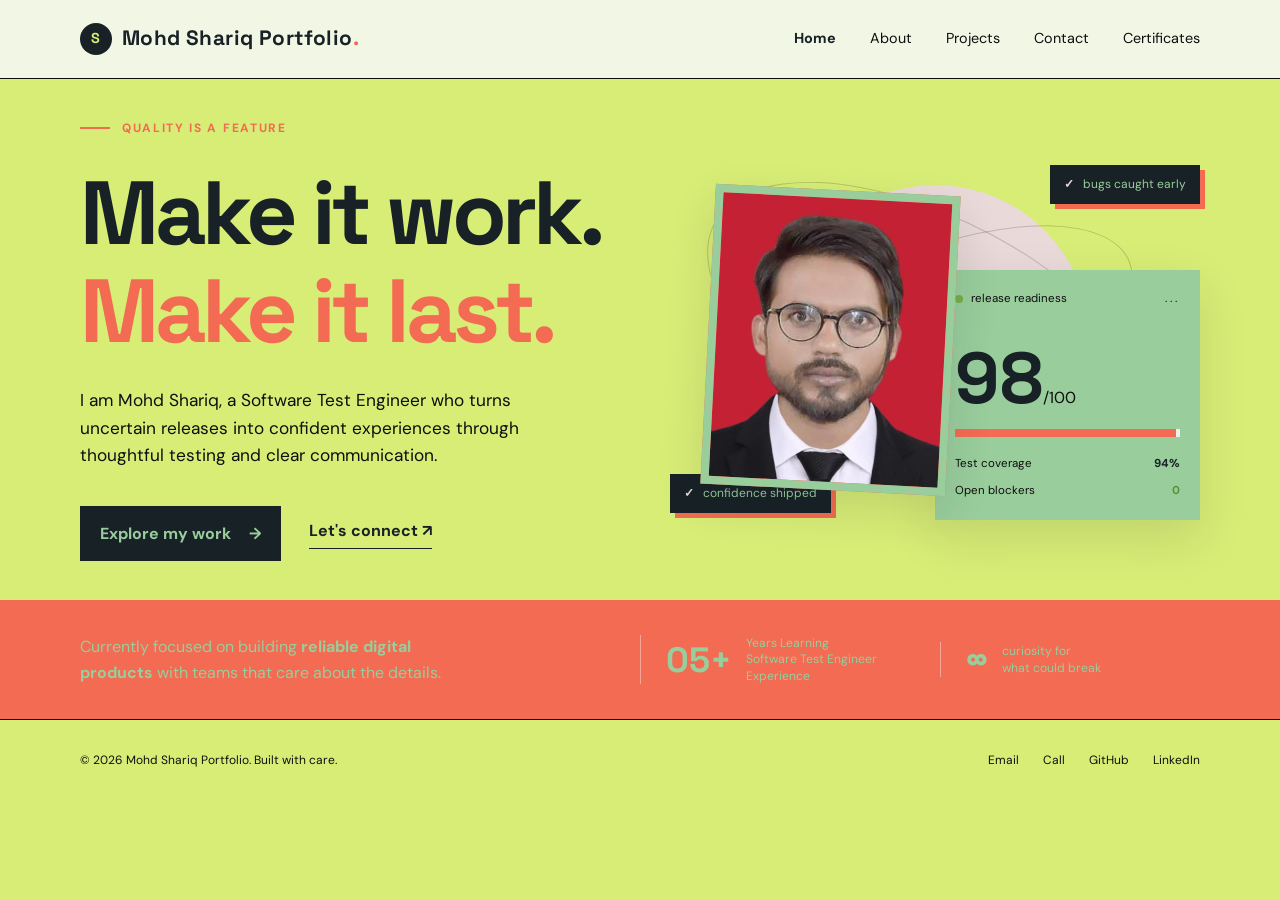
<file: index.html>
<!DOCTYPE html>
<html lang="en">
<head>
  <meta charset="UTF-8">
  <meta name="viewport" content="width=device-width, initial-scale=1.0">
  <meta name="description" content="Mohd Shariq - Software Test Engineer portfolio">
  <title>Mohd Shariq Portfolio | Software Test Engineer</title>
  <link rel="icon" type="image/png" href="favicon.png">
  <link rel="preconnect" href="https://fonts.googleapis.com">
  <link rel="preconnect" href="https://fonts.gstatic.com" crossorigin>
  <link href="https://fonts.googleapis.com/css2?family=DM+Sans:wght@400;500;700&family=Space+Grotesk:wght@500;600;700&display=swap" rel="stylesheet">
  <link rel="stylesheet" href="styles.css">
  <script src="script.js" defer></script>
</head>
<body>
    <header class="site-header"><div class="container nav-wrap"><a class="brand" href="index.html" aria-label="Mohd Shariq Portfolio home"><span class="brand-mark">S</span><span>Mohd Shariq Portfolio<span class="brand-dot">.</span></span></a><button class="menu-toggle" type="button" aria-expanded="false" aria-controls="site-nav" aria-label="Open navigation"><span></span><span></span><span></span></button><nav class="site-nav" id="site-nav" aria-label="Main navigation"><a class="nav-link active" href="index.html">Home</a><a class="nav-link" href="about.html">About</a><a class="nav-link" href="projects.html">Projects</a><a class="nav-link" href="contact.html">Contact</a><a class="nav-link" href="certificates.html">Certificates</a></nav></div></header>

  <main>
    <section class="hero container">
      <div class="hero-copy reveal">
        <p class="eyebrow"><span class="eyebrow-line"></span> Quality is a feature</p>
        <h1>Make it work.<br><em>Make it last.</em></h1>
        <p class="hero-text">I am Mohd Shariq, a Software Test Engineer who turns uncertain releases into confident experiences through thoughtful testing and clear communication.</p>
        <div class="hero-actions">
          <a class="button button-primary" href="projects.html">Explore my work <span aria-hidden="true">&#8594;</span></a>
          <a class="text-link" href="contact.html">Let's connect <span aria-hidden="true">&#8599;</span></a>
        </div>
      </div>
      <div class="hero-visual reveal reveal-delay">
        <div class="orbit orbit-one"></div><div class="orbit orbit-two"></div>
        <div class="profile-photo-wrap"><img class="profile-photo" src="profile-photo.jpg.jpeg" alt="Mohd Shariq, Software Test Engineer"></div>
        <div class="quality-card">
          <div class="quality-card-top"><span class="status-dot"></span><span>release readiness</span><span class="card-menu">...</span></div>
          <div class="quality-score"><strong>98</strong><span>/100</span></div>
          <div class="score-bar"><span></span></div>
          <div class="quality-meta"><span>Test coverage</span><strong>94%</strong></div>
          <div class="quality-meta"><span>Open blockers</span><strong class="success">0</strong></div>
        </div>
        <div class="floating-label label-top"><span class="label-icon">&#10003;</span> bugs caught early</div>
        <div class="floating-label label-bottom"><span class="label-icon">&#10003;</span> confidence shipped</div>
      </div>
    </section>

    <section class="home-strip">
      <div class="container strip-grid">
        <p>Currently focused on building <strong>reliable digital products</strong> with teams that care about the details.</p>
        <div class="strip-stat"><strong>05+</strong><span>Years Learning<br>Software Test Engineer Experience</span></div>
        <div class="strip-stat"><strong>∞</strong><span>curiosity for<br>what could break</span></div>
      </div>
    </section>
  </main>

  <footer class="site-footer"><div class="container footer-wrap"><p>&copy; 2026 Mohd Shariq Portfolio. Built with care.</p><div class="footer-links"><a href="mailto:mohdshariq198@gmail.com">Email</a><a href="tel:+917417597246">Call</a><a href="https://github.com/mohdshariq198/" target="_blank" rel="noreferrer">GitHub</a><a href="https://www.linkedin.com/in/mohd-shariq-02238114a/" target="_blank" rel="noreferrer">LinkedIn</a></div></div></footer>
</body>
</html>
</file>
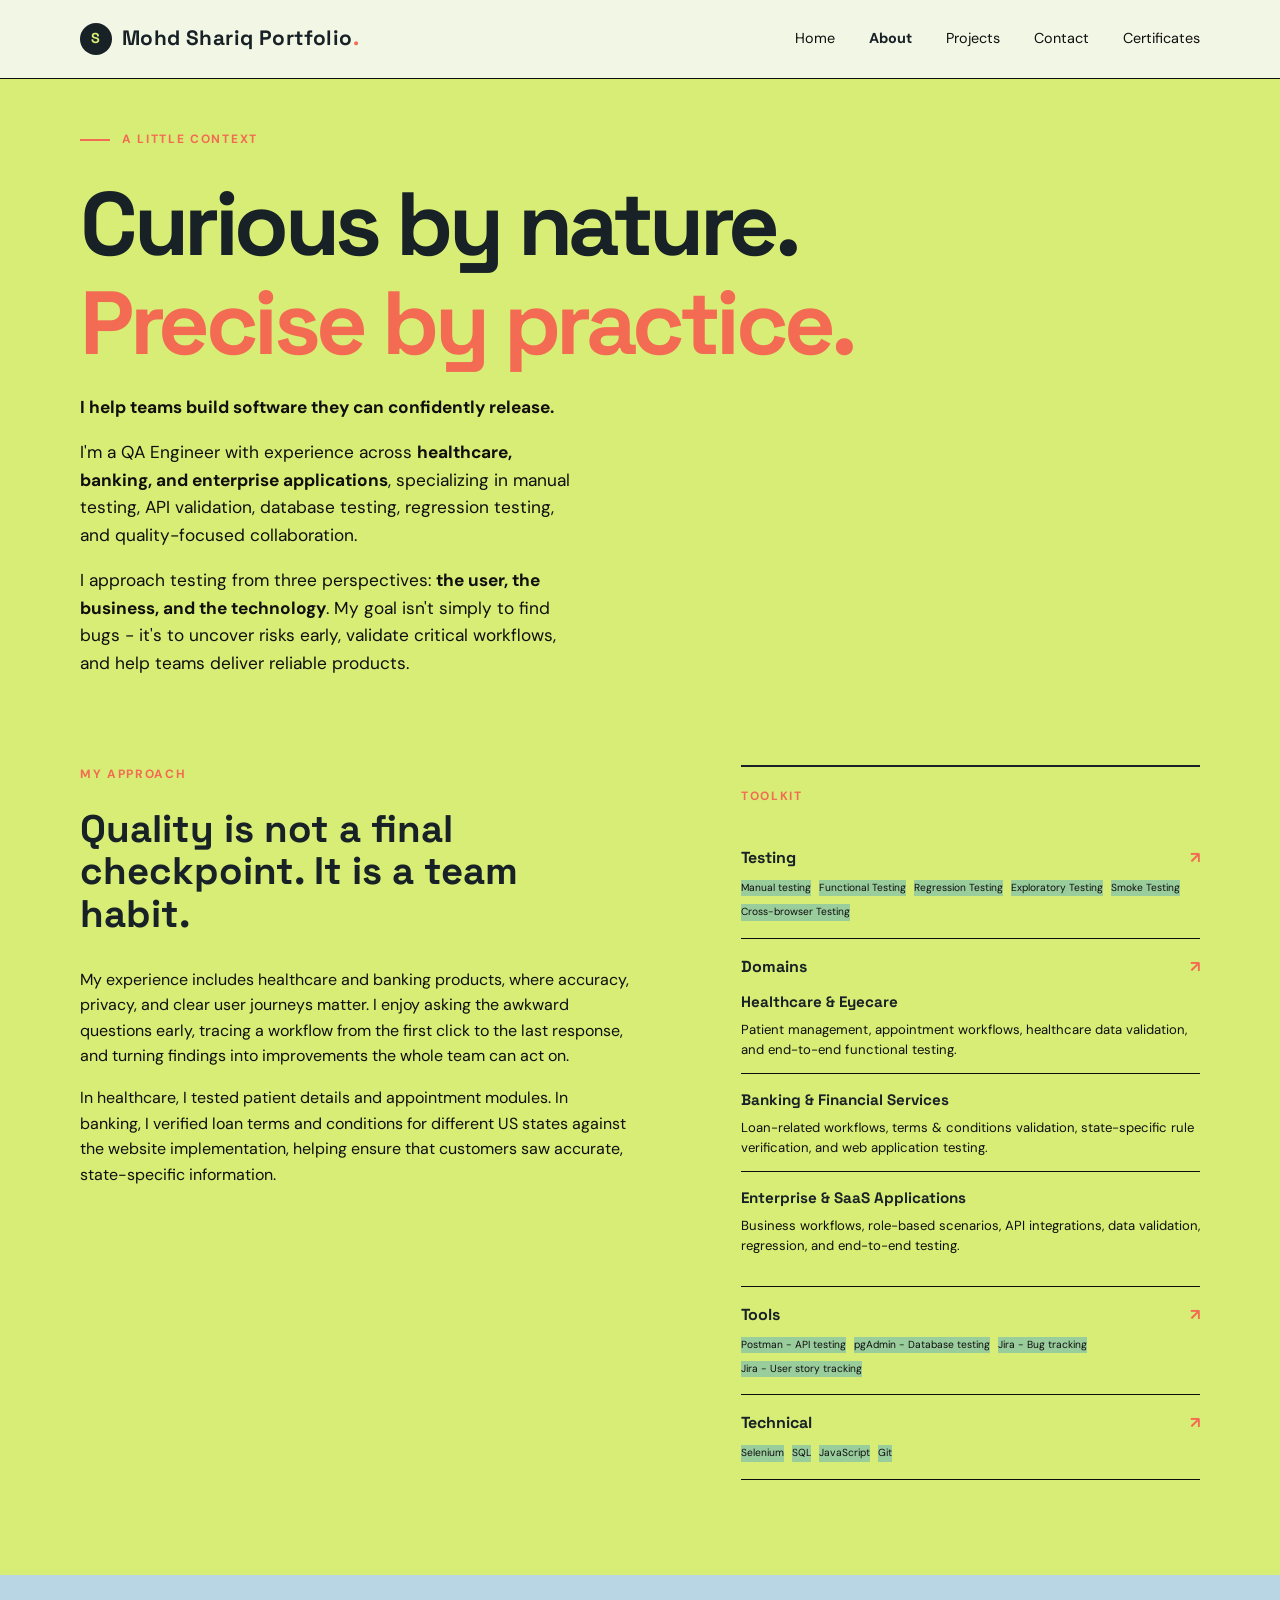
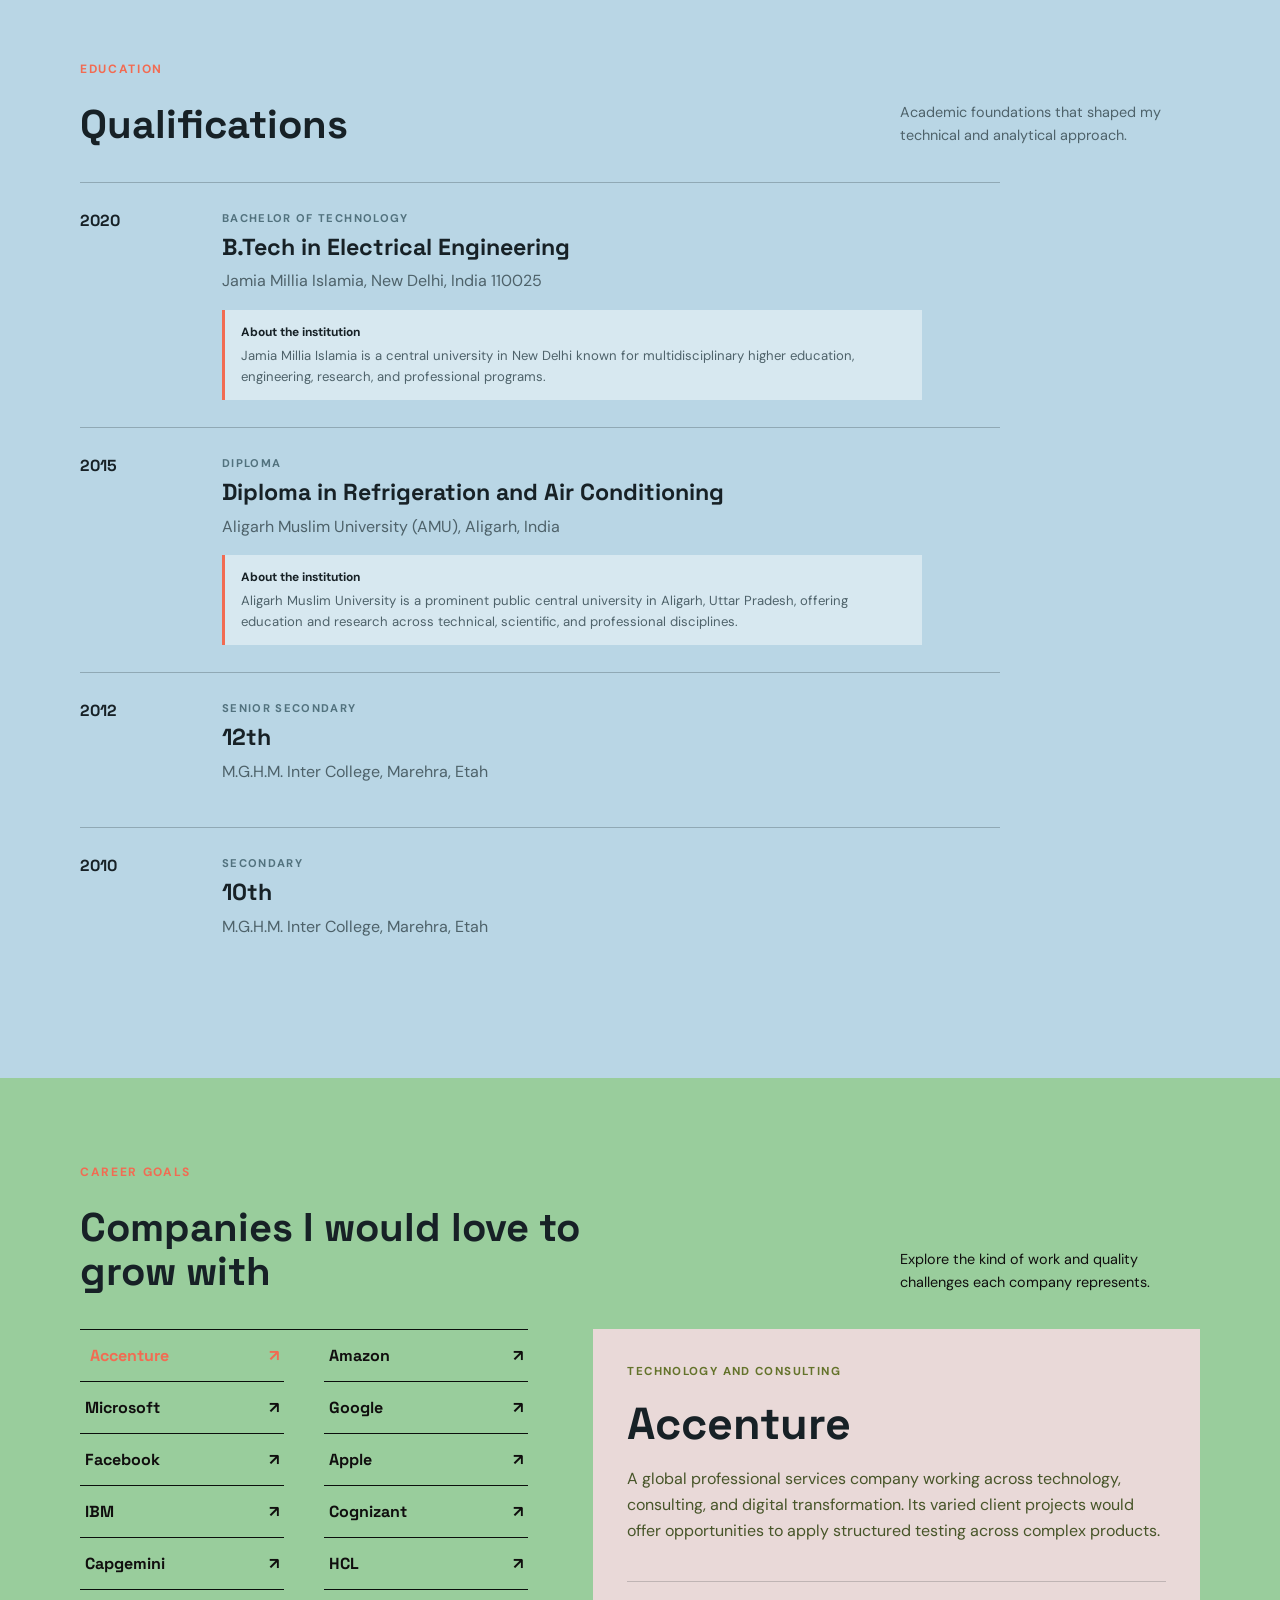
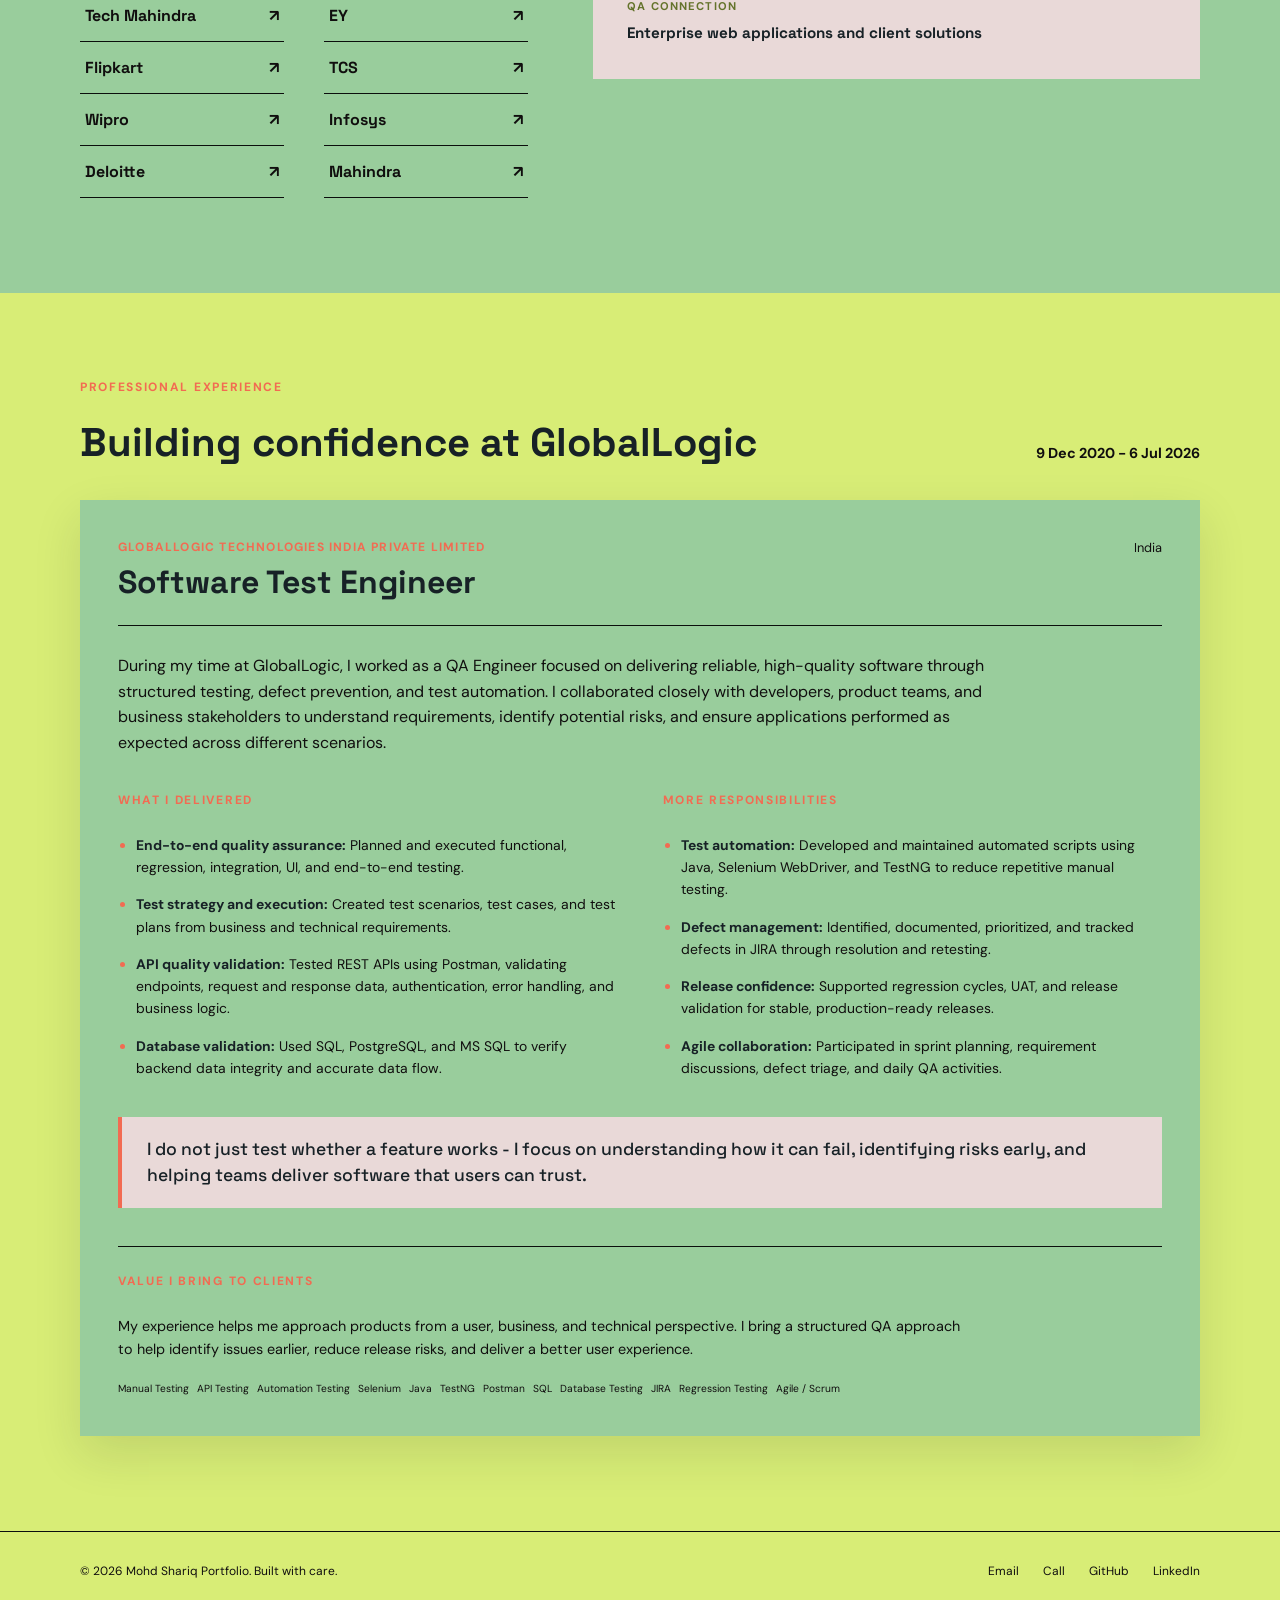
<file: about.html>
<!DOCTYPE html>
<html lang="en">
<head>
  <meta charset="UTF-8"><meta name="viewport" content="width=device-width, initial-scale=1.0">
  <meta name="description" content="About Mohd Shariq, Software Test Engineer">
  <title>About | Mohd Shariq Portfolio</title>
  <link rel="icon" type="image/png" href="favicon.png">
  <link rel="preconnect" href="https://fonts.googleapis.com"><link rel="preconnect" href="https://fonts.gstatic.com" crossorigin>
  <link href="https://fonts.googleapis.com/css2?family=DM+Sans:wght@400;500;700&family=Space+Grotesk:wght@500;600;700&display=swap" rel="stylesheet"><link rel="stylesheet" href="styles.css"><script src="script.js" defer></script>
</head>
<body>
  <header class="site-header"><div class="container nav-wrap"><a class="brand" href="index.html" aria-label="Mohd Shariq Portfolio home"><span class="brand-mark">S</span><span>Mohd Shariq Portfolio<span class="brand-dot">.</span></span></a><button class="menu-toggle" type="button" aria-expanded="false" aria-controls="site-nav" aria-label="Open navigation"><span></span><span></span><span></span></button><nav class="site-nav" id="site-nav" aria-label="Main navigation"><a class="nav-link" href="index.html">Home</a><a class="nav-link active" href="about.html">About</a><a class="nav-link" href="projects.html">Projects</a><a class="nav-link" href="contact.html">Contact</a><a class="nav-link" href="certificates.html">Certificates</a></nav></div></header>
  <main>
    <section class="page-intro container reveal"><p class="eyebrow"><span class="eyebrow-line"></span> A little context</p><h1>Curious by nature.<br><em>Precise by practice.</em></h1><p class="intro-text"><strong>I help teams build software they can confidently release.</strong></p><p class="intro-text">I'm a QA Engineer with experience across <strong>healthcare, banking, and enterprise applications</strong>, specializing in manual testing, API validation, database testing, regression testing, and quality-focused collaboration.</p><p class="intro-text">I approach testing from three perspectives: <strong>the user, the business, and the technology</strong>. My goal isn't simply to find bugs - it's to uncover risks early, validate critical workflows, and help teams deliver reliable products.</p></section>
    <section class="about-content container">
      <div class="about-story reveal"><p class="section-kicker">My approach</p><h2>Quality is not a final checkpoint. It is a team habit.</h2><p>My experience includes healthcare and banking products, where accuracy, privacy, and clear user journeys matter. I enjoy asking the awkward questions early, tracing a workflow from the first click to the last response, and turning findings into improvements the whole team can act on.</p><p>In healthcare, I tested patient details and appointment modules. In banking, I verified loan terms and conditions for different US states against the website implementation, helping ensure that customers saw accurate, state-specific information.</p></div>
      <div class="skills-panel reveal reveal-delay"><p class="section-kicker">Toolkit</p><div class="skill-group"><button class="toolkit-button" type="button" data-toolkit="testing" aria-haspopup="dialog"><span>Testing</span><span aria-hidden="true">&#8599;</span></button><div class="tag-list"><span>Manual testing</span><span>Functional Testing</span><span>Regression Testing</span><span>Exploratory Testing</span><span>Smoke Testing</span><span>Cross-browser Testing</span></div></div><div class="skill-group domain-group"><button class="toolkit-button" type="button" data-toolkit="domains" aria-haspopup="dialog"><span>Domains</span><span aria-hidden="true">&#8599;</span></button><div class="domain-item"><strong>Healthcare &amp; Eyecare</strong><p>Patient management, appointment workflows, healthcare data validation, and end-to-end functional testing.</p></div><div class="domain-item"><strong>Banking &amp; Financial Services</strong><p>Loan-related workflows, terms &amp; conditions validation, state-specific rule verification, and web application testing.</p></div><div class="domain-item"><strong>Enterprise &amp; SaaS Applications</strong><p>Business workflows, role-based scenarios, API integrations, data validation, regression, and end-to-end testing.</p></div></div><div class="skill-group"><button class="toolkit-button" type="button" data-toolkit="tools" aria-haspopup="dialog"><span>Tools</span><span aria-hidden="true">&#8599;</span></button><div class="tag-list"><span>Postman - API testing</span><span>pgAdmin - Database testing</span><span>Jira - Bug tracking</span><span>Jira - User story tracking</span></div></div><div class="skill-group"><button class="toolkit-button" type="button" data-toolkit="technical" aria-haspopup="dialog"><span>Technical</span><span aria-hidden="true">&#8599;</span></button><div class="tag-list"><span>Selenium</span><span>SQL</span><span>JavaScript</span><span>Git</span></div></div></div>
    </section>
    <div class="toolkit-modal" id="toolkit-modal" role="dialog" aria-modal="true" aria-labelledby="toolkit-modal-title" hidden>
      <div class="toolkit-modal-backdrop" data-modal-close></div>
      <div class="toolkit-modal-content"><button class="modal-close" type="button" aria-label="Close toolkit details" data-modal-close>&times;</button><p class="section-kicker" id="toolkit-modal-label">Toolkit</p><h2 id="toolkit-modal-title">Testing</h2><p id="toolkit-modal-description"></p><ul id="toolkit-modal-list"></ul></div>
    </div>
    <section class="qualifications-section">
      <div class="container">
        <div class="qualifications-heading"><div><p class="section-kicker">Education</p><h2>Qualifications</h2></div><p>Academic foundations that shaped my technical and analytical approach.</p></div>
        <div class="qualification-list">
          <article class="qualification-item"><span class="qualification-year">2020</span><div><p class="qualification-type">Bachelor of Technology</p><h3>B.Tech in Electrical Engineering</h3><p>Jamia Millia Islamia, New Delhi, India 110025</p><div class="institution-note"><strong>About the institution</strong><span>Jamia Millia Islamia is a central university in New Delhi known for multidisciplinary higher education, engineering, research, and professional programs.</span></div></div></article>
          <article class="qualification-item"><span class="qualification-year">2015</span><div><p class="qualification-type">Diploma</p><h3>Diploma in Refrigeration and Air Conditioning</h3><p>Aligarh Muslim University (AMU), Aligarh, India</p><div class="institution-note"><strong>About the institution</strong><span>Aligarh Muslim University is a prominent public central university in Aligarh, Uttar Pradesh, offering education and research across technical, scientific, and professional disciplines.</span></div></div></article>
          <article class="qualification-item"><span class="qualification-year">2012</span><div><p class="qualification-type">Senior Secondary</p><h3>12th</h3><p>M.G.H.M. Inter College, Marehra, Etah</p></div></article>
          <article class="qualification-item"><span class="qualification-year">2010</span><div><p class="qualification-type">Secondary</p><h3>10th</h3><p>M.G.H.M. Inter College, Marehra, Etah</p></div></article>
        </div>
      </div>
    </section>
    <section class="dream-companies-section">
      <div class="container">
        <div class="dream-companies-heading"><div><p class="section-kicker">Career goals</p><h2>Companies I would love to grow with</h2></div><p>Explore the kind of work and quality challenges each company represents.</p></div>
        <div class="company-layout">
          <div class="company-list" role="list" aria-label="Dream companies">
            <button class="company-button selected" type="button" role="listitem" data-company="accenture" aria-expanded="true">Accenture <span aria-hidden="true">&#8599;</span></button>
            <button class="company-button" type="button" role="listitem" data-company="amazon" aria-expanded="false">Amazon <span aria-hidden="true">&#8599;</span></button>
            <button class="company-button" type="button" role="listitem" data-company="microsoft" aria-expanded="false">Microsoft <span aria-hidden="true">&#8599;</span></button>
            <button class="company-button" type="button" role="listitem" data-company="google" aria-expanded="false">Google <span aria-hidden="true">&#8599;</span></button>
            <button class="company-button" type="button" role="listitem" data-company="facebook" aria-expanded="false">Facebook <span aria-hidden="true">&#8599;</span></button>
            <button class="company-button" type="button" role="listitem" data-company="apple" aria-expanded="false">Apple <span aria-hidden="true">&#8599;</span></button>
            <button class="company-button" type="button" role="listitem" data-company="ibm" aria-expanded="false">IBM <span aria-hidden="true">&#8599;</span></button>
            <button class="company-button" type="button" role="listitem" data-company="cognizant" aria-expanded="false">Cognizant <span aria-hidden="true">&#8599;</span></button>
            <button class="company-button" type="button" role="listitem" data-company="capgemini" aria-expanded="false">Capgemini <span aria-hidden="true">&#8599;</span></button>
            <button class="company-button" type="button" role="listitem" data-company="hcl" aria-expanded="false">HCL <span aria-hidden="true">&#8599;</span></button>
            <button class="company-button" type="button" role="listitem" data-company="techmahindra" aria-expanded="false">Tech Mahindra <span aria-hidden="true">&#8599;</span></button>
            <button class="company-button" type="button" role="listitem" data-company="ey" aria-expanded="false">EY <span aria-hidden="true">&#8599;</span></button>
            <button class="company-button" type="button" role="listitem" data-company="flipkart" aria-expanded="false">Flipkart <span aria-hidden="true">&#8599;</span></button>
            <button class="company-button" type="button" role="listitem" data-company="tcs" aria-expanded="false">TCS <span aria-hidden="true">&#8599;</span></button>
            <button class="company-button" type="button" role="listitem" data-company="wipro" aria-expanded="false">Wipro <span aria-hidden="true">&#8599;</span></button>
            <button class="company-button" type="button" role="listitem" data-company="infosys" aria-expanded="false">Infosys <span aria-hidden="true">&#8599;</span></button>
            <button class="company-button" type="button" role="listitem" data-company="deloitte" aria-expanded="false">Deloitte <span aria-hidden="true">&#8599;</span></button>
            <button class="company-button" type="button" role="listitem" data-company="mahindra" aria-expanded="false">Mahindra <span aria-hidden="true">&#8599;</span></button>
          </div>
          <article class="company-details" id="company-details" aria-live="polite"><p class="company-industry" id="company-industry">Technology and consulting</p><h3 id="company-name">Accenture</h3><p id="company-description">A global professional services company working across technology, consulting, and digital transformation. Its varied client projects would offer opportunities to apply structured testing across complex products.</p><div class="company-focus"><span>QA connection</span><strong id="company-focus">Enterprise web applications and client solutions</strong></div></article>
        </div>
      </div>
    </section>
    <section class="experience-section">
      <div class="container">
        <div class="experience-heading"><div><p class="section-kicker">Professional experience</p><h2>Building confidence at GlobalLogic</h2></div><p>9 Dec 2020 - 6 Jul 2026</p></div>
        <article class="experience-card">
          <div class="experience-header"><div><p class="experience-company">GlobalLogic Technologies India Private Limited</p><h3>Software Test Engineer</h3></div><span class="experience-location">India</span></div>
          <p class="experience-summary">During my time at GlobalLogic, I worked as a QA Engineer focused on delivering reliable, high-quality software through structured testing, defect prevention, and test automation. I collaborated closely with developers, product teams, and business stakeholders to understand requirements, identify potential risks, and ensure applications performed as expected across different scenarios.</p>
          <div class="delivery-grid">
            <div><p class="section-kicker">What I delivered</p><ul class="responsibility-list"><li><strong>End-to-end quality assurance:</strong> Planned and executed functional, regression, integration, UI, and end-to-end testing.</li><li><strong>Test strategy and execution:</strong> Created test scenarios, test cases, and test plans from business and technical requirements.</li><li><strong>API quality validation:</strong> Tested REST APIs using Postman, validating endpoints, request and response data, authentication, error handling, and business logic.</li><li><strong>Database validation:</strong> Used SQL, PostgreSQL, and MS SQL to verify backend data integrity and accurate data flow.</li></ul></div>
            <div><p class="section-kicker">More responsibilities</p><ul class="responsibility-list"><li><strong>Test automation:</strong> Developed and maintained automated scripts using Java, Selenium WebDriver, and TestNG to reduce repetitive manual testing.</li><li><strong>Defect management:</strong> Identified, documented, prioritized, and tracked defects in JIRA through resolution and retesting.</li><li><strong>Release confidence:</strong> Supported regression cycles, UAT, and release validation for stable, production-ready releases.</li><li><strong>Agile collaboration:</strong> Participated in sprint planning, requirement discussions, defect triage, and daily QA activities.</li></ul></div>
          </div>
          <blockquote>I do not just test whether a feature works - I focus on understanding how it can fail, identifying risks early, and helping teams deliver software that users can trust.</blockquote>
          <div class="client-value"><p class="section-kicker">Value I bring to clients</p><p>My experience helps me approach products from a user, business, and technical perspective. I bring a structured QA approach to help identify issues earlier, reduce release risks, and deliver a better user experience.</p><div class="tag-list"><span>Manual Testing</span><span>API Testing</span><span>Automation Testing</span><span>Selenium</span><span>Java</span><span>TestNG</span><span>Postman</span><span>SQL</span><span>Database Testing</span><span>JIRA</span><span>Regression Testing</span><span>Agile / Scrum</span></div></div>
        </article>
      </div>
    </section>
  </main>
  <footer class="site-footer"><div class="container footer-wrap"><p>&copy; 2026 Mohd Shariq Portfolio. Built with care.</p><div class="footer-links"><a href="mailto:mohdshariq198@gmail.com">Email</a><a href="tel:+917417597246">Call</a><a href="https://github.com/mohdshariq198/" target="_blank" rel="noreferrer">GitHub</a><a href="https://www.linkedin.com/in/mohd-shariq-02238114a/" target="_blank" rel="noreferrer">LinkedIn</a></div></div></footer>
</body>
</html>
</file>
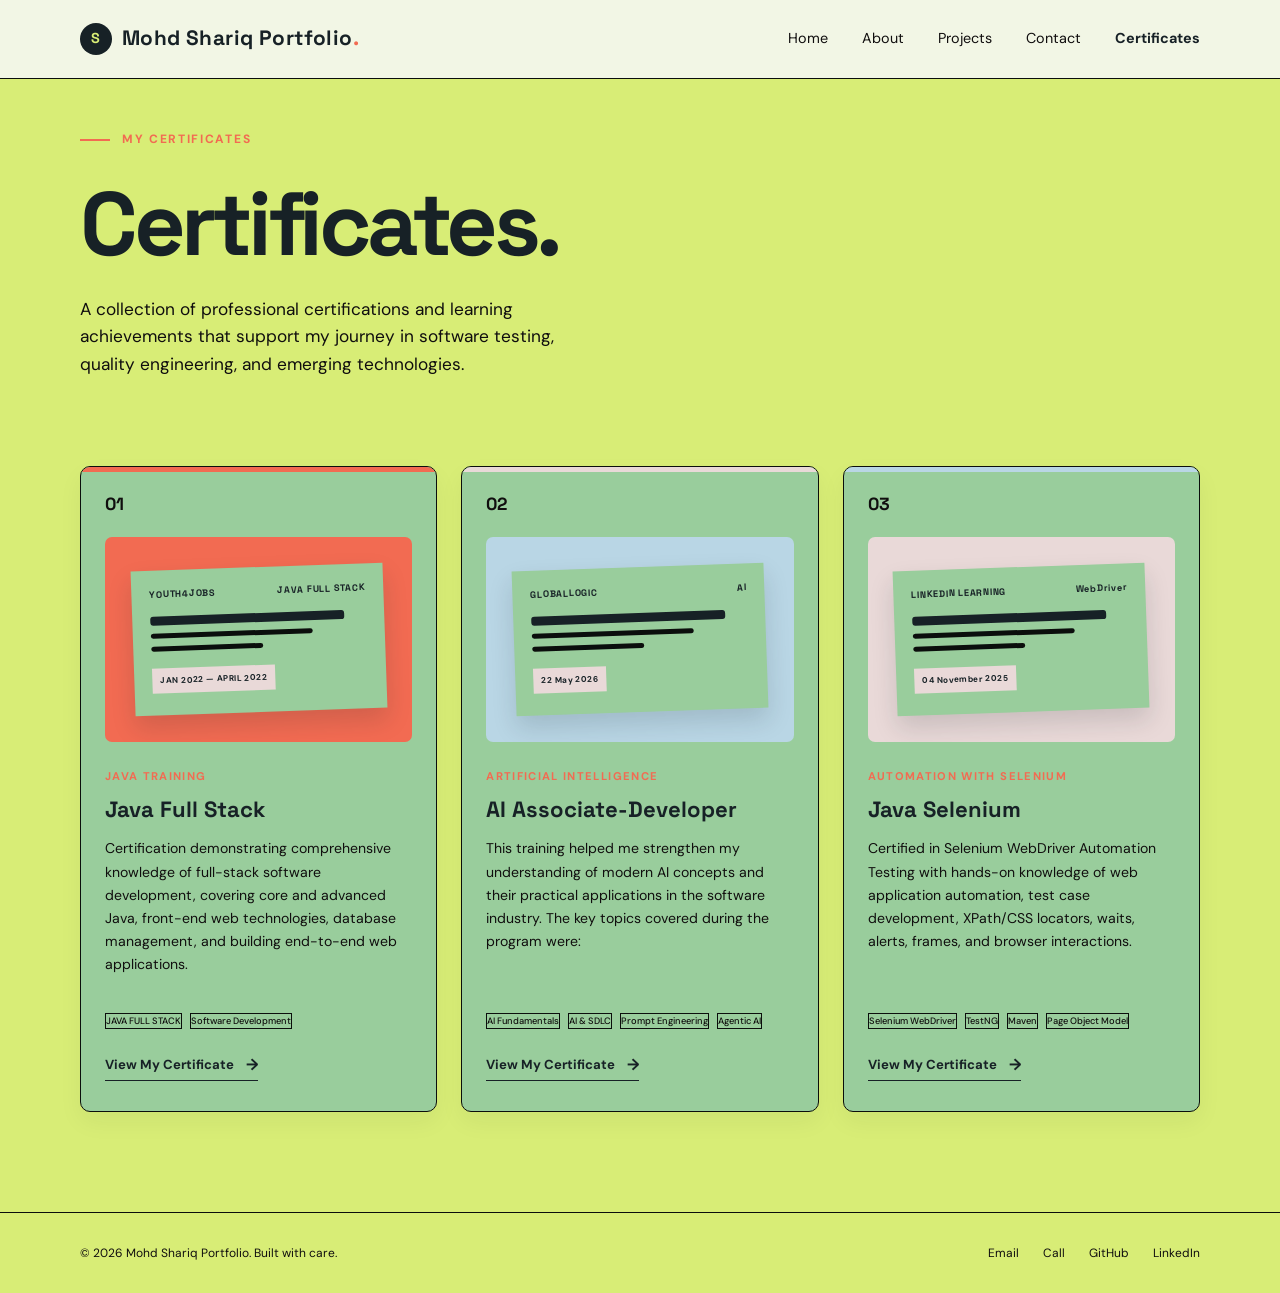
<file: certificates.html>
<!DOCTYPE html>
<html lang="en">

<head>
  <meta charset="UTF-8">
  <meta name="viewport" content="width=device-width, initial-scale=1.0">

  <meta
    name="description"
    content="Professional certifications of Mohd Shariq, Software Test Engineer."
  >

  <title>Certificates | Mohd Shariq</title>
<link rel="icon" type="image/png" href="favicon.png">
  <!-- Google Fonts -->
  <link rel="preconnect" href="https://fonts.googleapis.com">
  <link rel="preconnect" href="https://fonts.gstatic.com" crossorigin>

  <link
    href="https://fonts.googleapis.com/css2?family=DM+Sans:wght@400;500;700&family=Space+Grotesk:wght@400;500;600;700&display=swap"
    rel="stylesheet"
  >

  <!-- Main CSS -->
  <link rel="stylesheet" href="styles.css">
</head>

<body>

  <!-- =========================
       HEADER
       ========================= -->

  <header class="site-header">

    <div class="container nav-wrap">

      <a
        class="brand"
        href="index.html"
        aria-label="Mohd Shariq Portfolio home"
      >
        <span class="brand-mark">S</span>

        <span>
          Mohd Shariq Portfolio<span class="brand-dot">.</span>
        </span>
      </a>

      <!-- Mobile Menu Button -->

      <button
        class="menu-toggle"
        type="button"
        aria-expanded="false"
        aria-controls="site-nav"
        aria-label="Open navigation"
      >
        <span></span>
        <span></span>
        <span></span>
      </button>

      <!-- Navigation -->

      <nav
        class="site-nav"
        id="site-nav"
        aria-label="Main navigation"
      >

        <a
          class="nav-link"
          href="index.html"
        >
          Home
        </a>

        <a
          class="nav-link"
          href="about.html"
        >
          About
        </a>

        <a
          class="nav-link"
          href="projects.html"
        >
          Projects
        </a>

        <a
          class="nav-link"
          href="contact.html"
        >
          Contact
        </a>

        <a
          class="nav-link active"
          href="certificates.html"
          aria-current="page"
        >
          Certificates
        </a>

      </nav>

    </div>

  </header>


  <!-- =========================
       MAIN CONTENT
       ========================= -->

  <main>

    <!-- PAGE INTRO -->

    <section class="page-intro certificate-page-intro">

      <div class="container">

        <p class="eyebrow">
          <span class="eyebrow-line"></span>
          MY CERTIFICATES
        </p>

        <h1>
          Certificates<span class="certificate-title-dot">.</span>
        </h1>

        <p class="intro-text">
          A collection of professional certifications and learning
          achievements that support my journey in software testing,
          quality engineering, and emerging technologies.
        </p>

      </div>

    </section>


    <!-- =========================
         CERTIFICATE CARDS
         ========================= -->

    <section class="certificates-page-section">

      <div class="container">

        <div class="certificates-page-grid">


          <!-- =========================
               CERTIFICATE 01
               ========================= -->

          <article class="certificate-page-card">

            <div class="certificate-page-number">
              01
            </div>

            <!-- Certificate Visual -->

            <div class="certificate-page-visual certificate-coral">

              <div class="certificate-paper">

                <div class="certificate-paper-header">
                  <span>YOUTH4JOBS</span>
                  <span>JAVA FULL STACK</span>
                </div>

                <div class="certificate-paper-line large"></div>

                <div class="certificate-paper-line"></div>

                <div class="certificate-paper-line short"></div>

                <div class="certificate-paper-badge">
                  JAN 2022 — APRIL 2022 </div>

              </div>

            </div>


            <!-- Certificate Body -->

            <div class="certificate-page-body">

              <p class="certificate-page-type">
                Java Training
              </p>

              <h2>
                Java Full Stack
              </h2>

              <p>
                Certification demonstrating comprehensive knowledge
                of full-stack software development, covering core and
                advanced Java, front-end web technologies, database
                management, and building end-to-end web applications.
              </p>


              <!-- Badges -->

              <div class="certificate-tool-badges">

                <span>
                  JAVA FULL STACK
                </span>

                <span>
                  Software Development
                </span>

              </div>


              <!-- View Certificate -->

              <button
                type="button"
                class="certificate-view-button certificate-view-cta"
                data-certificate="java-full-stack"
              >
                View My Certificate
                <b>→</b>
              </button>

            </div>

          </article>



          <!-- =========================
               CERTIFICATE 02
               ========================= -->

          <article class="certificate-page-card">

            <div class="certificate-page-number">
              02
            </div>


            <!-- Certificate Visual -->

            <div class="certificate-page-visual certificate-blue">

              <div class="certificate-paper">

                <div class="certificate-paper-header">

                  <span>
                    GLOBALLOGIC
                  </span>

                  <span>
                    AI
                  </span>

                </div>

                <div class="certificate-paper-line large"></div>

                <div class="certificate-paper-line"></div>

                <div class="certificate-paper-line short"></div>

                <div class="certificate-paper-badge">
                  22 May 2026
                </div>

              </div>

            </div>


            <!-- Certificate Body -->

            <div class="certificate-page-body">

              <p class="certificate-page-type">
                Artificial Intelligence
              </p>

              <h2>
                AI Associate-Developer
              </h2>

              <p>
                This training helped me strengthen my understanding of modern AI concepts and their practical applications in the software industry. The key topics covered during the program were:
              </p>


              <!-- Badges -->

              <div class="certificate-tool-badges">

                <span>
                  AI Fundamentals
                </span>

                <span>
                  AI &amp; SDLC
                </span>
                <span>
                  Prompt Engineering
                </span>
                <span>
                    Agentic AI
                </span>

              </div>


              <!-- View Certificate -->

              <button
                type="button"
                class="certificate-view-button certificate-view-cta"
                data-certificate="ai-associate"
              >
                View My Certificate
                <b>→</b>
              </button>

            </div>

          </article>



          <!-- =========================
               CERTIFICATE 03
               ========================= -->

          <article class="certificate-page-card">

            <div class="certificate-page-number">
              03
            </div>


            <!-- Certificate Visual -->

            <div class="certificate-page-visual certificate-lime">

              <div class="certificate-paper">

                <div class="certificate-paper-header">

                  <span>
                    LINKEDIN LEARNING
                  </span>

                  <span>
                    WebDriver
                  </span>

                </div>

                <div class="certificate-paper-line large"></div>

                <div class="certificate-paper-line"></div>

                <div class="certificate-paper-line short"></div>

                <div class="certificate-paper-badge">
                  04 November 2025
                </div>

              </div>

            </div>


            <!-- Certificate Body -->

            <div class="certificate-page-body">

              <p class="certificate-page-type">
                Automation With Selenium
              </p>

              <h2>
                Java Selenium
              </h2>

              <p>
                Certified in Selenium WebDriver Automation Testing with hands-on knowledge of web 
                application automation, test case development, XPath/CSS locators, waits, 
                alerts, frames, and browser interactions.
              </p>


              <!-- Badges -->

              <div class="certificate-tool-badges">

                <span>
                  Selenium WebDriver
                </span>

                <span>
                  TestNG
                </span>

                <span>
                    Maven
                </span>

                <span>
                    Page Object Model
                </span>


              </div>


              <!-- View Certificate -->

              <button
                type="button"
                class="certificate-view-button certificate-view-cta"
                data-certificate="qa"
              >
                View My Certificate
                <b>→</b>
              </button>

            </div>

          </article>

        </div>

      </div>

    </section>


    <!-- =========================
         CERTIFICATE PDF MODAL
         ========================= -->

    <div
      class="certificate-modal"
      id="certificate-modal"
      hidden
      role="dialog"
      aria-modal="true"
      aria-labelledby="certificate-modal-title"
    >

      <!-- Dark Background -->

      <div
        class="certificate-modal-backdrop"
        data-certificate-close
      ></div>


      <!-- Popup -->

      <div class="certificate-modal-content">

        <!-- Close Button -->

        <button
          type="button"
          class="modal-close"
          data-certificate-close
          aria-label="Close certificate"
        >
          ×
        </button>


        <!-- Popup Heading -->

        <p class="section-kicker">
          Certificate
        </p>

        <h2 id="certificate-modal-title"></h2>


        <!-- Dynamic PDF -->

        <div id="certificate-modal-body"></div>

      </div>

    </div>

  </main>


  <!-- =========================
       FOOTER
       ========================= -->

  <footer class="site-footer">

    <div class="container footer-wrap">

      <p>
        © 2026 Mohd Shariq Portfolio. Built with care.
      </p>

      <div class="footer-links">

        <a href="mailto:mohdshariq198@gmail.com">
          Email
        </a>

        <a href="tel:+917417597246">
          Call
        </a>

        <a
          href="https://github.com/mohdshariq198/"
          target="_blank"
          rel="noopener noreferrer"
        >
          GitHub
        </a>

        <a
          href="https://www.linkedin.com/in/mohd-shariq-02238114a/"
          target="_blank"
          rel="noopener noreferrer"
        >
          LinkedIn
        </a>

      </div>

    </div>

  </footer>


  <!-- =========================
       JAVASCRIPT
       ========================= -->

  <script src="script.js"></script>

</body>

</html>
</file>
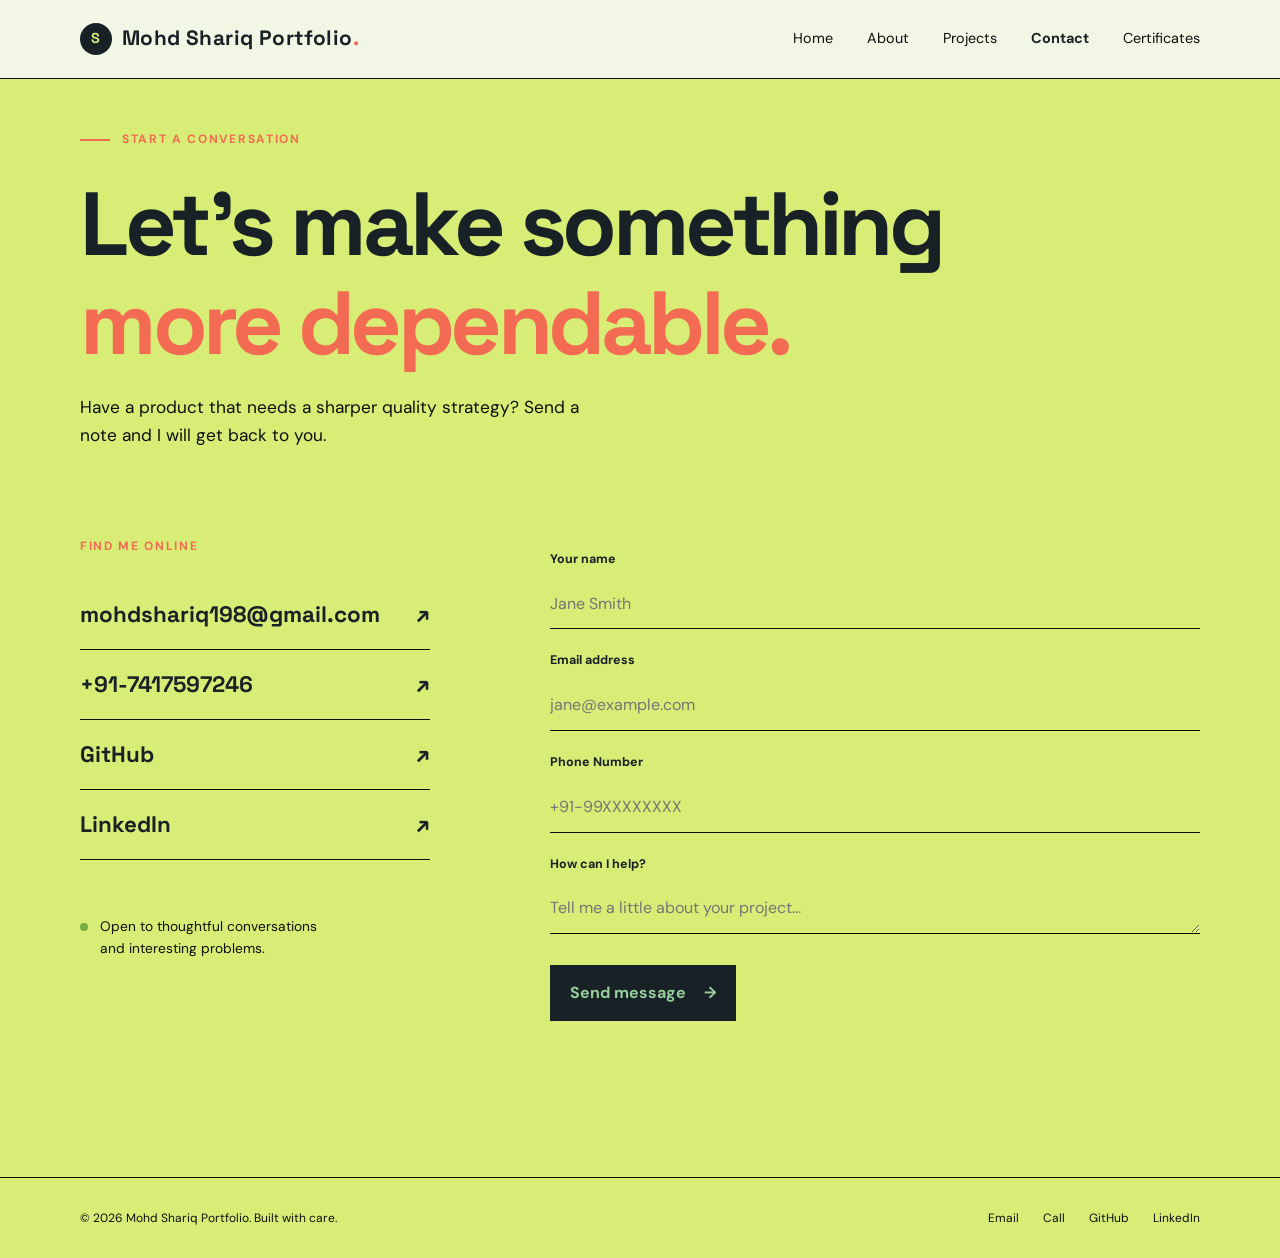
<file: contact.html>
<!DOCTYPE html>
<html lang="en">
<head>
  <meta charset="UTF-8"><meta name="viewport" content="width=device-width, initial-scale=1.0"><meta name="description" content="Contact Mohd Shariq, Software Test Engineer">
  <title>Contact | Mohd Shariq Portfolio</title><link rel="preconnect" href="https://fonts.googleapis.com"><link rel="preconnect" href="https://fonts.gstatic.com" crossorigin><link href="https://fonts.googleapis.com/css2?family=DM+Sans:wght@400;500;700&family=Space+Grotesk:wght@500;600;700&display=swap" rel="stylesheet"><link rel="stylesheet" href="styles.css"><script src="script.js" defer></script>
  <link rel="icon" type="image/png" href="favicon.png">
</head>
<body>
  <header class="site-header"><div class="container nav-wrap"><a class="brand" href="index.html" aria-label="Mohd Shariq Portfolio home"><span class="brand-mark">S</span><span>Mohd Shariq Portfolio<span class="brand-dot">.</span></span></a><button class="menu-toggle" type="button" aria-expanded="false" aria-controls="site-nav" aria-label="Open navigation"><span></span><span></span><span></span></button><nav class="site-nav" id="site-nav" aria-label="Main navigation"><a class="nav-link" href="index.html">Home</a><a class="nav-link" href="about.html">About</a><a class="nav-link" href="projects.html">Projects</a><a class="nav-link active" href="contact.html">Contact</a><a class="nav-link" href="certificates.html">Certificates</a></nav></div></header>
  <main>
    <section class="page-intro container reveal"><p class="eyebrow"><span class="eyebrow-line"></span> Start a conversation</p><h1>Let's make something<br><em>more dependable.</em></h1><p class="intro-text">Have a product that needs a sharper quality strategy? Send a note and I will get back to you.</p></section>
    <section class="contact-layout container"><div class="contact-details reveal"><p class="section-kicker">Find me online</p><a class="contact-link" href="mailto:mohdshariq198@gmail.com"><span>mohdshariq198@gmail.com</span><span aria-hidden="true">&#8599;</span></a><a class="contact-link" href="tel:+917417597246"><span>+91-7417597246</span><span aria-hidden="true">&#8599;</span></a><a class="contact-link" href="https://github.com/mohdshariq198/" target="_blank" rel="noreferrer"><span>GitHub</span><span aria-hidden="true">&#8599;</span></a><a class="contact-link" href="https://www.linkedin.com/in/mohd-shariq-02238114a/" target="_blank" rel="noreferrer"><span>LinkedIn</span><span aria-hidden="true">&#8599;</span></a><div class="availability"><span class="status-dot"></span><p>Open to thoughtful conversations<br>and interesting problems.</p></div></div><form class="contact-form reveal reveal-delay" id="contact-form" action="https://formspree.io/f/mnpqqvbv" method="POST"><input type="hidden" name="_subject" value="New portfolio contact query"><label for="name">Your name</label><input id="name" name="name" type="text" placeholder="Jane Smith" required><label for="email">Email address</label><input id="email" name="email" type="email" placeholder="jane@example.com" required><label for="phone">Phone Number</label><input id="phone" name="phone" type="phone" placeholder="+91-99XXXXXXXX" required><label for="message">How can I help?</label><textarea id="message" name="message" rows="1" placeholder="Tell me a little about your project..." required></textarea><button class="button button-primary" type="submit">Send message <span aria-hidden="true">&#8594;</span></button><p class="form-status" id="form-status" role="status"></p></form></section>
  </main>
  <footer class="site-footer"><div class="container footer-wrap"><p>&copy; 2026 Mohd Shariq Portfolio. Built with care.</p><div class="footer-links"><a href="mailto:mohdshariq198@gmail.com">Email</a><a href="tel:+917417597246">Call</a><a href="https://github.com/mohdshariq198/" target="_blank" rel="noreferrer">GitHub</a><a href="https://www.linkedin.com/in/mohd-shariq-02238114a/" target="_blank" rel="noreferrer">LinkedIn</a></div></div></footer>
</body>
</html>
</file>
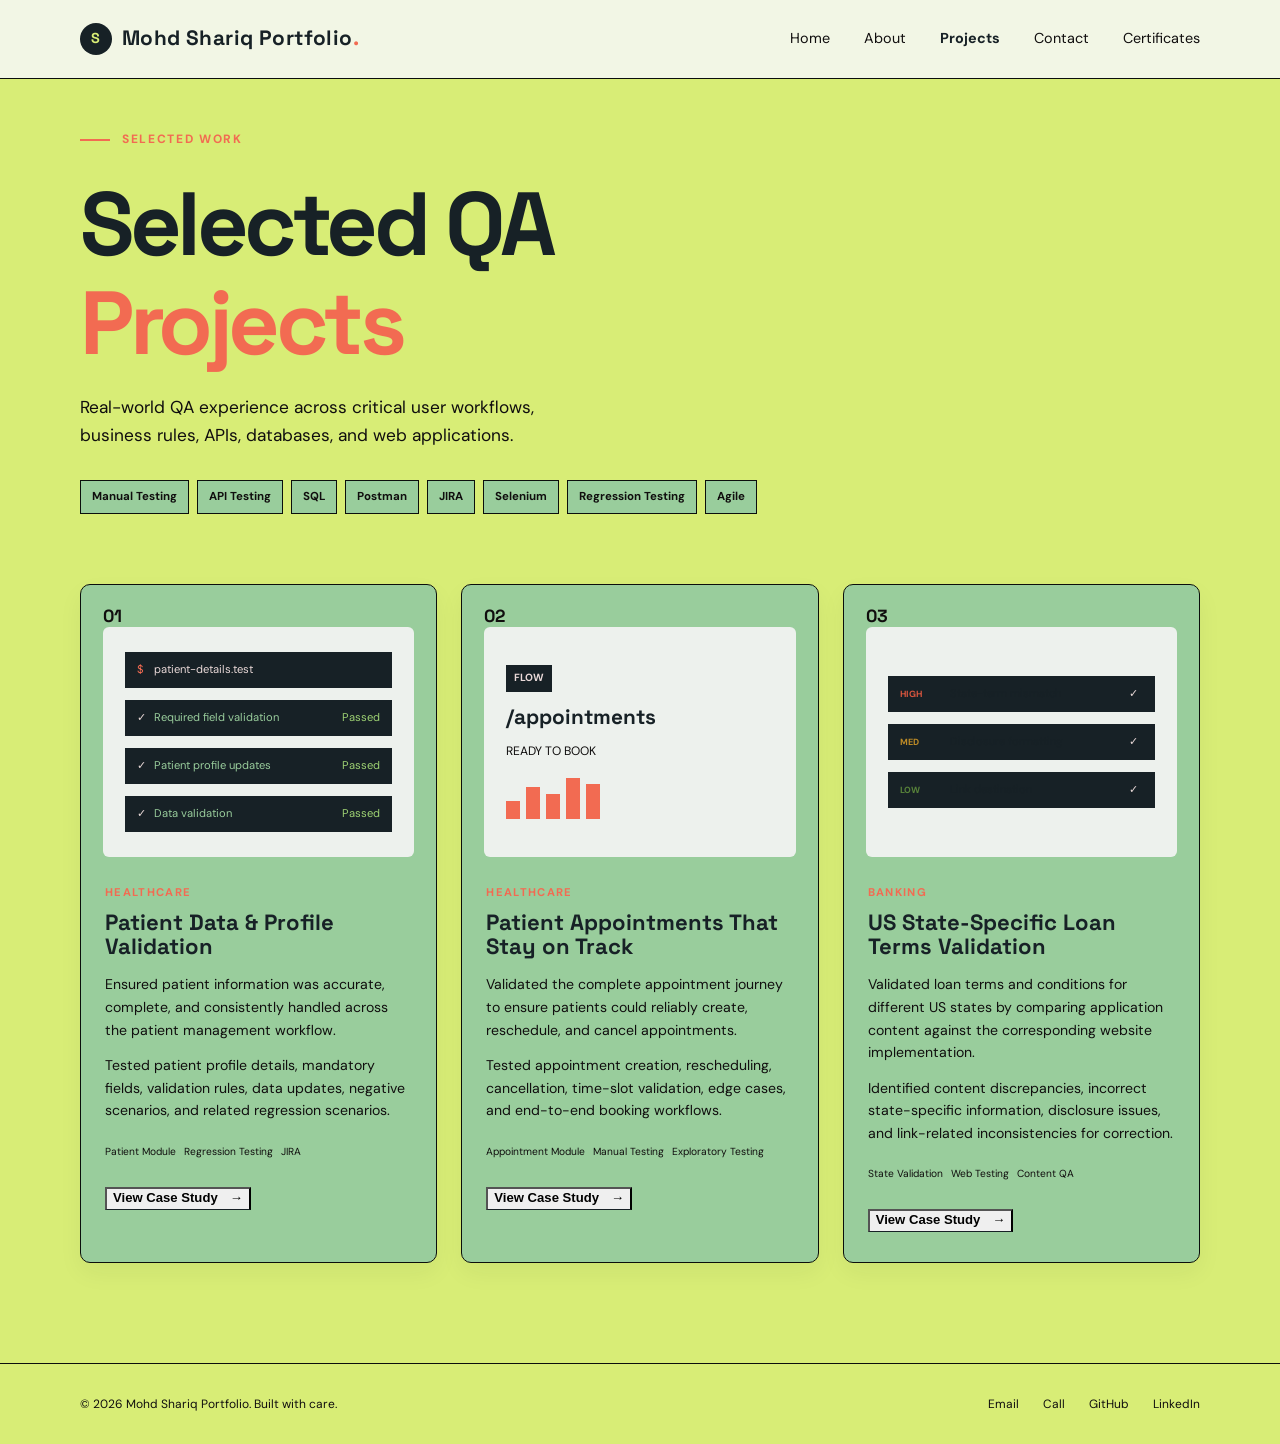
<file: projects.html>
<!DOCTYPE html>
<html lang="en">
<head>
  <meta charset="UTF-8"><meta name="viewport" content="width=device-width, initial-scale=1.0"><meta name="description" content="QA projects by Mohd Shariq">
  <title>Projects | Mohd Shariq Portfolio</title><link rel="preconnect" href="https://fonts.googleapis.com"><link rel="preconnect" href="https://fonts.gstatic.com" crossorigin><link href="https://fonts.googleapis.com/css2?family=DM+Sans:wght@400;500;700&family=Space+Grotesk:wght@500;600;700&display=swap" rel="stylesheet"><link rel="stylesheet" href="styles.css"><script src="script.js" defer></script>
  <link rel="icon" type="image/png" href="favicon.png">
</head>
<body>
  <header class="site-header"><div class="container nav-wrap"><a class="brand" href="index.html" aria-label="Mohd Shariq Portfolio home"><span class="brand-mark">S</span><span>Mohd Shariq Portfolio<span class="brand-dot">.</span></span></a><button class="menu-toggle" type="button" aria-expanded="false" aria-controls="site-nav" aria-label="Open navigation"><span></span><span></span><span></span></button><nav class="site-nav" id="site-nav" aria-label="Main navigation"><a class="nav-link" href="index.html">Home</a><a class="nav-link" href="about.html">About</a><a class="nav-link active" href="projects.html">Projects</a><a class="nav-link" href="contact.html">Contact</a><a class="nav-link" href="certificates.html">Certificates</a></nav></div></header>
  <main>
    <section class="page-intro container reveal"><p class="eyebrow"><span class="eyebrow-line"></span> Selected work</p><h1>Selected QA<br><em>Projects</em></h1><p class="intro-text">Real-world QA experience across critical user workflows, business rules, APIs, databases, and web applications.</p><div class="project-tool-badges" aria-label="QA tools and practices"><span>Manual Testing</span><span>API Testing</span><span>SQL</span><span>Postman</span><span>JIRA</span><span>Selenium</span><span>Regression Testing</span><span>Agile</span></div></section>
    <section class="projects-grid container">
      <article class="project-card project-coral reveal"><div class="project-number">01</div><div class="project-visual visual-automation"><div class="terminal-line"><span class="prompt">$</span> patient-details.test</div><div class="terminal-result"><span>&#10003;</span> Required field validation <b>Passed</b></div><div class="terminal-result"><span>&#10003;</span> Patient profile updates <b>Passed</b></div><div class="terminal-result"><span>&#10003;</span> Data validation <b>Passed</b></div></div><div class="project-body"><p class="project-type">Healthcare</p><h2>Patient Data &amp; Profile Validation</h2><p>Ensured patient information was accurate, complete, and consistently handled across the patient management workflow.</p><p>Tested patient profile details, mandatory fields, validation rules, data updates, negative scenarios, and related regression scenarios.</p><div class="tag-list"><span>Patient Module</span><span>Regression Testing</span><span>JIRA</span></div><button class="case-study-cta" type="button" data-case-study="patient-profile" aria-haspopup="dialog">View Case Study <b aria-hidden="true">&#8594;</b></button></div></article>
      <article class="project-card project-blue reveal reveal-delay"><div class="project-number">02</div><div class="project-visual visual-api"><span class="api-method">FLOW</span><span class="api-url">/appointments</span><span class="api-code">READY TO BOOK</span><div class="api-bars"><i></i><i></i><i></i><i></i><i></i></div></div><div class="project-body"><p class="project-type">Healthcare</p><h2>Patient Appointments That Stay on Track</h2><p>Validated the complete appointment journey to ensure patients could reliably create, reschedule, and cancel appointments.</p><p>Tested appointment creation, rescheduling, cancellation, time-slot validation, edge cases, and end-to-end booking workflows.</p><div class="tag-list"><span>Appointment Module</span><span>Manual Testing</span><span>Exploratory Testing</span></div><button class="case-study-cta" type="button" data-case-study="appointments" aria-haspopup="dialog">View Case Study <b aria-hidden="true">&#8594;</b></button></div></article>
      <article class="project-card project-lime reveal"><div class="project-number">03</div><div class="project-visual visual-bugs"><div class="bug-row"><span class="bug-status high">HIGH</span><span>State-term mismatch</span><span class="bug-check">&#10003;</span></div><div class="bug-row"><span class="bug-status med">MED</span><span>Disclosure formatting</span><span class="bug-check">&#10003;</span></div><div class="bug-row"><span class="bug-status low">LOW</span><span>Link destination</span><span class="bug-check">&#10003;</span></div></div><div class="project-body"><p class="project-type">Banking</p><h2>US State-Specific Loan Terms Validation</h2><p>Validated loan terms and conditions for different US states by comparing application content against the corresponding website implementation.</p><p>Identified content discrepancies, incorrect state-specific information, disclosure issues, and link-related inconsistencies for correction.</p><div class="tag-list"><span>State Validation</span><span>Web Testing</span><span>Content QA</span></div><button class="case-study-cta" type="button" data-case-study="loan-terms" aria-haspopup="dialog">View Case Study <b aria-hidden="true">&#8594;</b></button></div></article>
    </section>
    <div class="case-study-modal" id="case-study-modal" role="dialog" aria-modal="true" aria-labelledby="case-study-title" hidden>
      <div class="case-study-backdrop" data-case-study-close></div>
      <div class="case-study-content"><button class="modal-close" type="button" aria-label="Close case study" data-case-study-close>&times;</button><p class="section-kicker">Case Study</p><h2 id="case-study-title"></h2><div id="case-study-body"></div></div>
    </div>
  </main>
  <footer class="site-footer"><div class="container footer-wrap"><p>&copy; 2026 Mohd Shariq Portfolio. Built with care.</p><div class="footer-links"><a href="mailto:mohdshariq198@gmail.com">Email</a><a href="tel:+917417597246">Call</a><a href="https://github.com/mohdshariq198/" target="_blank" rel="noreferrer">GitHub</a><a href="https://www.linkedin.com/in/mohd-shariq-02238114a/" target="_blank" rel="noreferrer">LinkedIn</a></div></div></footer>
</body>
</html>
</file>
<file: styles.css>
/* Home portrait */
.profile-photo-wrap { position: relative; z-index: 1; width: 245px; height: 300px; overflow: hidden; border: 8px solid var(--white); background: var(--coral); box-shadow: var(--shadow); transform: rotate(3deg); }
.profile-photo { display: block; width: 100%; height: 100%; object-fit: cover; object-position: center top; }
.hero-visual .quality-card { position: absolute; right: 0; bottom: 35px; z-index: 2; width: min(265px, 65%); padding: 20px; }
@media (max-width: 760px) { .profile-photo-wrap { width: 220px; height: 270px; } .hero-visual .quality-card { right: -2px; bottom: 28px; width: min(240px, 64%); padding: 16px; } }
.profile-photo-wrap { z-index: 3; margin-right: 210px; }
.hero-visual .quality-card { z-index: 2; }
@media (max-width: 760px) { .profile-photo-wrap { margin-right: 0; } .hero-visual .quality-card { position: relative; right: auto; bottom: auto; width: min(265px, 92%); margin-top: 24px; } }
@media (max-width: 760px) { .hero { display: flex; flex-direction: column; } .hero-visual { order: -1; width: 100%; min-height: 360px; margin-top: 0; margin-bottom: 22px; } }
:root { --ink: #172126; --muted: #100e0e; --paper: #d8ed76; --white: #99cd9c; --coral: #f26b52; --blue: #b9d6e5; --lime: #e9d9d8; --line: #0b0e0c; --shadow: 0 18px 45px rgba(23, 33, 38, .12); }
* { box-sizing: border-box; } html { scroll-behavior: smooth; } body { overflow-x: hidden; margin: 0; color: var(--ink); background: var(--paper); font-family: 'DM Sans', sans-serif; line-height: 1.6; } a { color: inherit; text-decoration: none; } .container { width: min(1120px, calc(100% - 48px)); margin: 0 auto; } 
.site-header {
  border-bottom: 1px solid var(--line);
  background: rgba(246, 247, 242, .9);

  position: fixed;
  top: 0;
  left: 0;
  width: 100%;

  z-index: 1000;
} .nav-wrap, .footer-wrap { display: flex; align-items: center; justify-content: space-between; min-height: 78px; } .brand { display: flex; align-items: center; gap: 10px; font-family: 'Space Grotesk', sans-serif; font-size: 1.3rem; font-weight: 700; letter-spacing: .02em; } .brand-mark { display: grid; place-items: center; width: 32px; height: 32px; color: var(--paper); background: var(--ink); border-radius: 50%; font-size: .9rem; } .brand-dot { color: var(--coral); } .site-nav { display: flex; gap: 34px; } .nav-link { color: var(--muted); font-size: .9rem; transition: color .2s ease; } .nav-link:hover, .nav-link.active { color: var(--ink); } .nav-link.active { font-weight: 700; } .menu-toggle { display: none; border: 0; background: transparent; padding: 8px; } .menu-toggle span { display: block; width: 23px; height: 2px; margin: 5px; background: var(--ink); }
.hero { display: grid; grid-template-columns: 1fr 1fr; gap: 60px; align-items: center; min-height: 600px; padding-top: 80px; } .eyebrow, .section-kicker { color: var(--coral); font-size: .75rem; font-weight: 700; letter-spacing: .14em; text-transform: uppercase; } .eyebrow { display: flex; align-items: center; gap: 12px; } .eyebrow-line { display: inline-block; width: 30px; height: 2px; background: currentColor; } h1, h2, h3, p { margin-top: 0; } h1, h2, h3 { font-family: 'Space Grotesk', sans-serif; line-height: 1.1; } h1 { margin: 26px 0; font-size: clamp(3.5rem, 7vw, 6.3rem); letter-spacing: -.05em; } h1 em { color: var(--coral); font-style: normal; } .hero-text, .intro-text { max-width: 500px; color: var(--muted); font-size: 1.08rem; } .hero-actions { display: flex; align-items: center; gap: 28px; margin-top: 36px; } .button { display: inline-flex; justify-content: center; align-items: center; gap: 18px; border: 0; padding: 15px 20px; font: inherit; font-weight: 700; cursor: pointer; transition: transform .2s ease, box-shadow .2s ease; } .button:hover { transform: translateY(-3px); box-shadow: var(--shadow); } .button-primary { color: var(--white); background: var(--ink); } .text-link { padding-bottom: 4px; border-bottom: 1px solid var(--ink); font-weight: 700; } .hero-visual { min-height: 430px; display: grid; place-items: center; position: relative; } .hero-visual::before { content: ''; width: 310px; height: 310px; background: var(--lime); border-radius: 50%; position: absolute; } .orbit { position: absolute; border: 1px solid rgba(23,33,38,.2); border-radius: 50%; transform: rotate(-22deg); } .orbit-one { width: 420px; height: 180px; } .orbit-two { width: 500px; height: 240px; transform: rotate(28deg); } .quality-card { position: relative; width: min(330px, 75%); padding: 25px; background: var(--white); box-shadow: var(--shadow); } .quality-card-top, .quality-meta { display: flex; align-items: center; gap: 8px; color: var(--muted); font-size: .72rem; } .card-menu { margin-left: auto; letter-spacing: 3px; } .status-dot { display: inline-block; width: 8px; height: 8px; background: #76ad47; border-radius: 50%; } .quality-score { margin: 34px 0 15px; } .quality-score strong { font: 700 4.5rem/1 'Space Grotesk', sans-serif; } .quality-score span { color: var(--muted); } .score-bar { height: 8px; margin-bottom: 18px; background: #edf0ec; } .score-bar span { display: block; width: 98%; height: 100%; background: var(--coral); } .quality-meta { justify-content: space-between; margin-top: 8px; } .quality-meta strong { color: var(--ink); } .quality-meta .success { color: #559337; } .floating-label { position: absolute; display: flex; align-items: center; gap: 9px; padding: 10px 14px; background: var(--ink); color: var(--white); box-shadow: 5px 5px 0 var(--coral); font-size: .75rem; } .label-top { top: 40px; right: 0; } .label-bottom { bottom: 42px; left: 0; } .label-icon { color: var(--lime); font-weight: 700; }
.home-strip { background: var(--coral); color: var(--white); } .strip-grid { display: grid; grid-template-columns: 2fr 1fr 1fr; gap: 40px; align-items: center; padding: 34px 0; } .strip-grid p { margin: 0; max-width: 380px; } .strip-stat { display: flex; align-items: center; gap: 14px; border-left: 1px solid rgba(255,255,255,.4); padding-left: 25px; } .strip-stat strong { font: 700 2.2rem/1 'Space Grotesk', sans-serif; } .strip-stat span { font-size: .76rem; line-height: 1.35; }
.page-intro { padding: 130px 0 70px; } .page-intro h1 { font-size: clamp(3.2rem, 7vw, 6rem); margin-bottom: 22px; } .about-content { display: grid; grid-template-columns: 1.1fr .9fr; gap: 100px; padding-bottom: 95px; } .section-kicker { margin-bottom: 24px; } .about-story h2 { max-width: 540px; font-size: 2.4rem; } .about-story p:not(.section-kicker) { max-width: 550px; color: var(--muted); } .skills-panel { border-top: 2px solid var(--ink); padding-top: 20px; } .skill-group { padding: 17px 0; border-bottom: 1px solid var(--line); } .skill-group h3 { margin-bottom: 12px; font-size: 1rem; } .tag-list { display: flex; flex-wrap: wrap; gap: 8px; } .tag-list span { display: inline-block; padding: px 10px; color: var(--muted); background: var(--white); font-size: .64rem; } .timeline-section { padding: 70px 0 95px; background: var(--blue); } .timeline { max-width: 850px; } .timeline-item { display: grid; grid-template-columns: 150px 1fr; gap: 30px; padding: 25px 0; border-top: 1px solid rgba(23,33,38,.25); } .timeline-year { font-size: .8rem; font-weight: 700; } .timeline-item h2 { margin-bottom: 5px; font-size: 1.4rem; }.timeline-item p { margin: 0; color: #4e626a; }
.projects-grid { display: grid; grid-template-columns: repeat(3, 1fr); gap: 20px; padding-bottom: 100px; } .project-card { overflow: hidden; background: var(--white); box-shadow: 0 8px 20px rgba(23,33,38,.04); } .project-number { padding: 20px 22px 0; font: 700 1.1rem 'Space Grotesk', sans-serif; } .project-visual { height: 230px; margin: 0 20px; position: relative; display: flex; flex-direction: column; justify-content: center; gap: 12px; padding: 22px; } .project-coral .project-visual { background: var(--coral); }.project-blue .project-visual { background: var(--blue); }.project-lime .project-visual { background: var(--lime); } .terminal-line, .terminal-result, .bug-row { background: var(--ink); color: var(--white); padding: 9px 12px; font-size: .7rem; } .terminal-line { color: var(--lime); }.prompt { color: var(--coral); margin-right: 7px; }.terminal-result { display: flex; gap: 8px; background: rgba(23,33,38,.84); }.terminal-result span, .bug-check { color: var(--lime); }.terminal-result b { margin-left: auto; font-weight: 400; color: #9ed273; }.api-method { align-self: flex-start; padding: 5px 8px; background: var(--ink); color: var(--lime); font-size: .65rem; font-weight: 700; }.api-url { font: 700 1.3rem 'Space Grotesk', sans-serif; }.api-code { color: #507788; font-size: .76rem; }.api-bars { display: flex; align-items: end; gap: 6px; height: 45px; }.api-bars i { display: block; width: 14px; background: var(--coral); }.api-bars i:nth-child(1) { height: 40%; }.api-bars i:nth-child(2) { height: 70%; }.api-bars i:nth-child(3) { height: 55%; }.api-bars i:nth-child(4) { height: 90%; }.api-bars i:nth-child(5) { height: 76%; }.bug-row { display: grid; grid-template-columns: 42px 1fr 14px; gap: 8px; align-items: center; background: rgba(255,255,255,.7); color: var(--ink); }.bug-status { font-size: .56rem; text-transform: uppercase; font-weight: 700; }.bug-status.high { color: #d7553e; }.bug-status.med { color: #bd8b27; }.bug-status.low { color: #58833a; }.project-body { padding: 24px 22px 28px; }.project-type { margin-bottom: 8px; color: var(--coral); font-size: .7rem; font-weight: 700; letter-spacing: .12em; text-transform: uppercase; }.project-body h2 { min-height: 52px; margin-bottom: 12px; font-size: 1.45rem; }.project-body p:not(.project-type) { min-height: 100px; color: var(--muted); font-size: .88rem; }
.project-tool-badges { display: flex; flex-wrap: wrap; gap: 8px; margin-top: 30px; }.project-tool-badges span { border: 1px solid var(--line); padding: 7px 11px; color: var(--muted); background: var(--white); font-size: .72rem; font-weight: 700; }.projects-grid { gap: 24px; padding-bottom: 100px; }.project-card { border: 1px solid var(--line); border-radius: 10px; box-shadow: 0 10px 25px rgba(23,33,38,.05); transition: transform .22s ease, border-color .22s ease, box-shadow .22s ease; }.project-card:hover { transform: translateY(-6px); border-color: var(--coral); box-shadow: var(--shadow); }.project-number { color: var(--muted); }.project-visual { margin: 0 22px; border-radius: 6px; transition: box-shadow .22s ease; }.project-card:hover .project-visual { box-shadow: 0 0 24px rgba(242,107,82,.22); }.project-coral .project-visual, .project-blue .project-visual, .project-lime .project-visual { background: #edf1ed; }.project-coral .terminal-line, .project-coral .terminal-result, .project-blue .api-method, .project-lime .bug-row { background: var(--ink); }.project-coral .terminal-line { color: var(--lime); }.project-blue .api-url { color: var(--ink); }.project-blue .api-code { color: var(--muted); }.project-body { padding: 27px 24px 30px; }.project-body h2 { min-height: 0; margin-bottom: 15px; font-size: 1.38rem; }.project-body p:not(.project-type) { min-height: 0; margin-bottom: 13px; color: var(--muted); font-size: .88rem; }.project-body .tag-list { margin-top: 22px; }.case-study-cta { display: inline-flex; align-items: center; gap: 12px; margin-top: 27px; padding-bottom: 4px; border-bottom: 1px solid var(--ink); font-size: .82rem; font-weight: 700; }.case-study-cta b { transition: transform .2s ease; }.project-card:hover .case-study-cta b { transform: translateX(4px); }
.project-card:focus-within { border-color: var(--coral); box-shadow: var(--shadow); }.case-study-cta:focus-visible { outline: 2px solid var(--coral); outline-offset: 5px; }
.contact-layout { display: grid; grid-template-columns: .7fr 1.3fr; gap: 120px; padding-bottom: 110px; }.contact-link { display: flex; justify-content: space-between; padding: 20px 0; border-bottom: 1px solid var(--line); font: 700 1.4rem 'Space Grotesk', sans-serif; }.availability { display: flex; gap: 12px; align-items: flex-start; margin-top: 55px; color: var(--muted); font-size: .86rem; }.availability .status-dot { margin-top: 8px; }.contact-form { display: flex; flex-direction: column; gap: 9px; }.contact-form label { margin-top: 13px; font-size: .78rem; font-weight: 700; }.contact-form input, .contact-form textarea { resize: vertical; border: 0; border-bottom: 1px solid var(--line); padding: 12px 0; outline: 0; color: var(--ink); background: transparent; font: inherit; }.contact-form input:focus, .contact-form textarea:focus { border-color: var(--coral); }.contact-form .button { align-self: flex-start; margin-top: 22px; }.form-status { min-height: 24px; color: #559337; font-size: .85rem; }
.contact-link:focus-visible { outline: 2px solid var(--coral); outline-offset: 5px; }.form-status.success { color: #559337; }.form-status.error { color: var(--coral); }.contact-form button:disabled { cursor: wait; opacity: .65; }
.dream-companies-section { padding: 85px 0 95px; background: var(--white); }.dream-companies-heading { display: flex; justify-content: space-between; align-items: end; gap: 40px; margin-bottom: 35px; }.dream-companies-heading h2 { max-width: 500px; margin: 0; font-size: 2.5rem; }.dream-companies-heading > p { max-width: 300px; margin: 0; color: var(--muted); font-size: .9rem; }.company-layout { display: grid; grid-template-columns: .85fr 1.15fr; gap: 65px; align-items: start; }.company-list { display: grid; grid-template-columns: 1fr 1fr; border-top: 1px solid var(--line); }.company-button { display: flex; justify-content: space-between; align-items: center; border: 0; border-bottom: 1px solid var(--line); padding: 15px 5px; color: var(--muted); background: transparent; font: 700 1rem 'Space Grotesk', sans-serif; text-align: left; cursor: pointer; transition: color .2s ease, padding .2s ease; }.company-button:nth-child(odd) { margin-right: 20px; }.company-button:nth-child(even) { margin-left: 20px; }.company-button:hover, .company-button.selected { padding-left: 10px; color: var(--coral); }.company-button span { font-family: 'DM Sans', sans-serif; font-size: 1rem; }.company-details { min-height: 300px; padding: 34px; background: var(--lime); }.company-industry { margin-bottom: 18px; color: #64732b; font-size: .72rem; font-weight: 700; letter-spacing: .12em; text-transform: uppercase; }.company-details h3 { margin-bottom: 18px; font-size: 2.8rem; }.company-details > p:not(.company-industry) { max-width: 550px; color: #475529; }.company-focus { display: grid; gap: 5px; margin-top: 38px; padding-top: 16px; border-top: 1px solid rgba(23,33,38,.2); }.company-focus span { color: #64732b; font-size: .7rem; font-weight: 700; letter-spacing: .1em; text-transform: uppercase; }.company-focus strong { font-family: 'Space Grotesk', sans-serif; font-size: .95rem; }
.qualifications-section { padding: 85px 0 95px; background: var(--blue); }.qualifications-heading { display: flex; justify-content: space-between; align-items: end; gap: 40px; margin-bottom: 35px; }.qualifications-heading h2 { margin: 0; font-size: 2.5rem; }.qualifications-heading > p { max-width: 300px; margin: 0; color: #4e626a; font-size: .9rem; }.qualification-list { max-width: 920px; }.qualification-item { display: grid; grid-template-columns: 110px 1fr; gap: 32px; padding: 27px 0; border-top: 1px solid rgba(23,33,38,.25); }.qualification-year { font: 700 1rem 'Space Grotesk', sans-serif; }.qualification-type { margin-bottom: 7px; color: #52727e; font-size: .7rem; font-weight: 700; letter-spacing: .12em; text-transform: uppercase; }.qualification-item h3 { margin-bottom: 8px; font-size: 1.45rem; }.qualification-item > div > p:not(.qualification-type) { margin-bottom: 16px; color: #4e626a; }.institution-note { display: grid; gap: 3px; max-width: 700px; padding: 13px 16px; border-left: 3px solid var(--coral); background: rgba(255,255,255,.42); color: #4e626a; font-size: .82rem; }.institution-note strong { color: var(--ink); font-size: .75rem; }
.experience-section { padding: 85px 0 95px; background: var(--paper); }.experience-heading { display: flex; justify-content: space-between; align-items: end; gap: 40px; margin-bottom: 35px; }.experience-heading h2 { margin: 0; font-size: 2.5rem; }.experience-heading > p { margin: 0; color: var(--muted); font-size: .9rem; font-weight: 700; }.experience-card { padding: 38px; background: var(--white); box-shadow: var(--shadow); }.experience-header { display: flex; justify-content: space-between; gap: 30px; padding-bottom: 25px; border-bottom: 1px solid var(--line); }.experience-company { margin-bottom: 8px; color: var(--coral); font-size: .75rem; font-weight: 700; letter-spacing: .1em; text-transform: uppercase; }.experience-header h3 { margin: 0; font-size: 2rem; }.experience-location { color: var(--muted); font-size: .8rem; }.experience-summary { max-width: 900px; margin: 27px 0 35px; color: var(--muted); }.delivery-grid { display: grid; grid-template-columns: 1fr 1fr; gap: 45px; }.responsibility-list { display: grid; gap: 15px; margin: 0; padding-left: 18px; color: var(--muted); font-size: .87rem; }.responsibility-list li::marker { color: var(--coral); }.responsibility-list strong { color: var(--ink); }.experience-card blockquote { margin: 38px 0; padding: 20px 25px; border-left: 4px solid var(--coral); background: var(--lime); font: 500 1.1rem/1.45 'Space Grotesk', sans-serif; }.client-value { padding-top: 25px; border-top: 1px solid var(--line); }.client-value > p:not(.section-kicker) { max-width: 850px; color: var(--muted); font-size: .9rem; }.client-value .tag-list { margin-top: 20px; }
.domain-item { padding: 13px 0; border-top: 1px solid var(--line); }.domain-item strong { font-family: 'Space Grotesk', sans-serif; font-size: .95rem; }.domain-item p { margin: 6px 0 0; color: var(--muted); font-size: .82rem; line-height: 1.5; }.domain-item:first-of-type { border-top: 0; padding-top: 0; }
.toolkit-button { display: flex; justify-content: space-between; align-items: center; width: 100%; margin-bottom: 12px; border: 0; padding: 0; color: var(--ink); background: transparent; font: 700 1rem 'Space Grotesk', sans-serif; text-align: left; cursor: pointer; }.toolkit-button span:last-child { color: var(--coral); font-family: 'DM Sans', sans-serif; font-size: 1rem; }.toolkit-button:hover { color: var(--coral); }.toolkit-modal[hidden] { display: none; }.toolkit-modal { position: fixed; inset: 0; z-index: 10; display: grid; place-items: center; padding: 24px; }.toolkit-modal-backdrop { position: absolute; inset: 0; background: rgba(23,33,38,.58); }.toolkit-modal-content { position: relative; width: min(560px, 100%); max-height: min(620px, 90vh); overflow: auto; padding: 38px; background: var(--white); box-shadow: var(--shadow); }.modal-close { position: absolute; top: 14px; right: 16px; border: 0; color: var(--ink); background: transparent; font-size: 1.8rem; line-height: 1; cursor: pointer; }.toolkit-modal-content h2 { margin-bottom: 16px; font-size: 2.4rem; }.toolkit-modal-content > p:not(.section-kicker) { color: var(--muted); }.toolkit-modal-content ul { display: grid; gap: 11px; margin: 22px 0 0; padding-left: 18px; color: var(--muted); }.toolkit-modal-content li::marker { color: var(--coral); }
.site-footer { border-top: 1px solid var(--line); } .footer-wrap { min-height: 80px; color: var(--muted); font-size: .75rem; }.footer-wrap p { margin: 0; }.footer-links { display: flex; gap: 24px; }.footer-links a:hover { color: var(--coral); }.reveal { animation: rise .7s ease both; }.reveal-delay { animation-delay: .15s; } @keyframes rise { from { opacity: 0; transform: translateY(16px); } to { opacity: 1; transform: translateY(0); } }
@media (max-width: 760px) { .container { width: min(100% - 32px, 600px); } .nav-wrap { min-height: 68px; }.menu-toggle { display: block; }.site-nav { display: none; position: absolute; top: 68px; left: 0; right: 0; flex-direction: column; gap: 0; padding: 12px 16px 18px; background: var(--paper); border-bottom: 1px solid var(--line); }.site-nav.open { display: flex; }.nav-link { padding: 12px 0; }.hero { display: block; min-height: auto; padding: 70px 0 70px; }.hero h1 { font-size: clamp(3.2rem, 15vw, 5rem); }.hero-visual { min-height: 390px; margin-top: 35px; }.strip-grid { grid-template-columns: 1fr 1fr; gap: 22px; }.strip-grid p { grid-column: 1 / -1; }.strip-stat { padding-left: 15px; }.page-intro { padding: 65px 0 45px; }.page-intro h1 { font-size: clamp(3rem, 14vw, 5rem); }.about-content, .contact-layout { grid-template-columns: 1fr; gap: 55px; }.about-content { padding-bottom: 65px; }.qualifications-section { padding: 60px 0 70px; }.qualifications-heading { display: block; }.qualifications-heading > p { margin-top: 15px; }.qualification-item { grid-template-columns: 1fr; gap: 8px; }.experience-section { padding: 60px 0 70px; }.experience-heading { display: block; }.experience-heading > p { margin-top: 15px; }.experience-card { padding: 25px; }.experience-header { display: block; }.experience-location { display: block; margin-top: 10px; }.experience-header h3 { font-size: 1.7rem; }.delivery-grid { grid-template-columns: 1fr; gap: 35px; }.experience-card blockquote { font-size: 1rem; }.dream-companies-section { padding: 60px 0 70px; }.dream-companies-heading { display: block; }.dream-companies-heading > p { margin-top: 15px; }.company-layout { grid-template-columns: 1fr; gap: 35px; }.company-details { min-height: 0; padding: 25px; }.company-details h3 { font-size: 2.2rem; }.company-button:nth-child(odd) { margin-right: 10px; }.company-button:nth-child(even) { margin-left: 10px; }.projects-grid { grid-template-columns: 1fr; padding-bottom: 70px; }.project-body p:not(.project-type), .project-body h2 { min-height: 0; }.timeline-section { padding: 55px 0 65px; }.timeline-item { grid-template-columns: 1fr; gap: 8px; }.contact-layout { gap: 35px; padding-bottom: 75px; }.footer-wrap { align-items: flex-start; flex-direction: column; justify-content: center; gap: 8px; padding: 20px 0; }.label-top { right: -4px; }.label-bottom { left: -4px; } }
.case-study-modal[hidden] { display: none; }.case-study-modal { position: fixed; inset: 0; z-index: 12; display: grid; place-items: center; padding: 24px; }.case-study-backdrop { position: absolute; inset: 0; background: rgba(23,33,38,.64); }.case-study-content { position: relative; width: min(880px, 100%); max-height: min(420px, 100vh); overflow: auto; padding: 38px; background: var(--white); box-shadow: var(--shadow); }.case-study-content h2 { margin-bottom: 25px; font-size: 2.3rem; }.case-study-content h3 { margin: 27px 0 10px; font-size: 1rem; }.case-study-content p, .case-study-content li { color: var(--muted); font-size: .9rem; }.case-study-content ul { display: grid; gap: 8px; margin: 0; padding-left: 20px; }.case-study-content li::marker { color: var(--coral); }.case-study-content blockquote { margin: 24px 0 0; border-left: 3px solid var(--coral); padding: 14px 18px; background: var(--lime); color: var(--ink); font-family: 'Space Grotesk', sans-serif; }.case-study-content table { width: 100%; margin-top: 12px; border-collapse: collapse; font-size: .82rem; }.case-study-content th, .case-study-content td { border: 1px solid var(--line); padding: 10px; text-align: left; }.case-study-content th { color: var(--ink); background: var(--blue); }

/* =========================================================
   CERTIFICATES PAGE
   ========================================================= */

.certificates-page-section {
  padding: 0px 0 100px;
  background: var(--paper);
}


/* =========================================================
   CERTIFICATE GRID
   ========================================================= */

.certificates-page-grid {
  display: grid;
  grid-template-columns: repeat(3, 1fr);
  gap: 24px;
}


/* =========================================================
   CERTIFICATE CARD
   ========================================================= */

.certificate-page-card {
  position: relative;
  overflow: hidden;

  display: flex;
  flex-direction: column;

  min-height: 610px;

  padding: 26px 24px 30px;

  background: var(--white);

  border: 1px solid var(--line);

  border-radius: 10px;

  box-shadow:
    0 10px 25px rgba(23, 33, 38, .05);

  transition:
    transform .22s ease,
    border-color .22s ease,
    box-shadow .22s ease;
}


.certificate-page-card:hover {
  transform: translateY(-6px);

  border-color: var(--coral);

  box-shadow: var(--shadow);
}


/* =========================================================
   TOP ACCENT
   ========================================================= */

.certificate-page-card:nth-child(1)::before {
  content: '';

  position: absolute;

  top: 0;
  left: 0;

  width: 100%;
  height: 5px;

  background: var(--coral);
}


.certificate-page-card:nth-child(2)::before {
  content: '';

  position: absolute;

  top: 0;
  left: 0;

  width: 100%;
  height: 5px;

  background: var(--lime);
}


.certificate-page-card:nth-child(3)::before {
  content: '';

  position: absolute;

  top: 0;
  left: 0;

  width: 100%;
  height: 5px;

  background: var(--blue);
}


/* =========================================================
   CERTIFICATE NUMBER
   ========================================================= */

.certificate-page-number {
  margin-bottom: 22px;

  color: var(--muted);

  font:
    700 1.1rem
    'Space Grotesk',
    sans-serif;
}


/* =========================================================
   CERTIFICATE VISUAL
   ========================================================= */

.certificate-page-visual {
  position: relative;

  display: grid;
  place-items: center;

  height: 205px;

  margin-bottom: 26px;

  border-radius: 7px;

  overflow: hidden;
}


.certificate-coral {
  background: var(--coral);
}


.certificate-blue {
  background: var(--blue);
}


.certificate-lime {
  background: var(--lime);
}


/* =========================================================
   FAKE CERTIFICATE PAPER
   ========================================================= */

.certificate-paper {
  position: relative;

  width: 82%;
  min-height: 145px;

  padding: 18px;

  background: var(--white);

  box-shadow:
    0 12px 25px rgba(23, 33, 38, .15);

  transform: rotate(-2deg);

  transition:
    transform .25s ease,
    box-shadow .25s ease;
}


.certificate-page-card:hover
.certificate-paper {
  transform: rotate(0deg) scale(1.02);

  box-shadow:
    0 18px 35px rgba(23, 33, 38, .18);
}


/* =========================================================
   PAPER HEADER
   ========================================================= */

.certificate-paper-header {
  display: flex;

  justify-content: space-between;

  align-items: center;

  margin-bottom: 16px;

  color: var(--ink);

  font:
    700 .58rem
    'Space Grotesk',
    sans-serif;

  letter-spacing: .08em;
}


/* =========================================================
   PAPER LINES
   ========================================================= */

.certificate-paper-line {
  width: 75%;

  height: 5px;

  margin-bottom: 8px;

  background: var(--line);

  border-radius: 3px;
}


.certificate-paper-line.large {
  width: 90%;

  height: 9px;

  background: var(--ink);
}


.certificate-paper-line.short {
  width: 52%;
}


/* =========================================================
   PAPER BADGE
   ========================================================= */

.certificate-paper-badge {
  display: inline-flex;

  margin-top: 9px;

  padding: 6px 8px;

  color: var(--ink);

  background: var(--lime);

  font-size: .52rem;

  font-weight: 700;

  letter-spacing: .05em;
}


/* =========================================================
   CERTIFICATE BODY
   ========================================================= */

.certificate-page-body {
  display: flex;

  flex-direction: column;

  flex: 1;
}


/* =========================================================
   CERTIFICATE TYPE
   ========================================================= */

.certificate-page-type {
  margin-bottom: 10px;

  color: var(--coral);

  font-size: .7rem;

  font-weight: 700;

  letter-spacing: .12em;

  text-transform: uppercase;
}


/* =========================================================
   CERTIFICATE TITLE
   ========================================================= */

.certificate-page-card h2 {
  margin-bottom: 15px;

  color: var(--ink);

  font:
    700 1.38rem/1.2
    'Space Grotesk',
    sans-serif;
}


/* =========================================================
   CERTIFICATE DESCRIPTION
   ========================================================= */

.certificate-page-body > p:not(.certificate-page-type) {
  margin-bottom: 18px;

  color: var(--muted);

  font-size: .88rem;

  line-height: 1.65;
}


/* =========================================================
   CERTIFICATE BADGES
   ========================================================= */

.certificate-tool-badges {
  display: flex;

  flex-wrap: wrap;

  gap: 8px;

  margin-top: auto;

  padding-top: 18px;
}


.certificate-tool-badges span {
  display: inline-block;

  padding: px 11px;

  color: var(--muted);

  background: var(--white);

  border: 1px solid var(--line);

  font-size: .58rem;

  font-weight: 500;
}


/* =========================================================
   VIEW CERTIFICATE BUTTON
   ========================================================= */

.certificate-view-button {
  display: inline-flex;

  align-items: center;

  gap: 12px;

  width: fit-content;

  margin-top: 25px;

  padding: 0 0 5px;

  border: 0;

  border-bottom: 1px solid var(--ink);

  color: var(--ink);

  background: transparent;

  font:
    700 .82rem
    'DM Sans',
    sans-serif;

  cursor: pointer;

  transition:
    color .2s ease;
}


.certificate-view-button b {
  font-size: 1rem;

  transition:
    transform .2s ease;
}


.certificate-view-button:hover {
  color: var(--coral);
}


.certificate-view-button:hover b {
  transform: translateX(5px);
}


.certificate-view-button:focus-visible {
  outline: 2px solid var(--coral);

  outline-offset: 5px;
}


/* =========================================================
   CERTIFICATE MODAL
   ========================================================= */

.certificate-modal[hidden] {
  display: none;
}


.certificate-modal {
  position: fixed;

  inset: 0;

  z-index: 2000;

  display: grid;

  place-items: center;

  padding: 24px;
}


/* =========================================================
   MODAL BACKDROP
   ========================================================= */

.certificate-modal-backdrop {
  position: absolute;

  inset: 0;

  background:
    rgba(23, 33, 38, .72);

  backdrop-filter:
    blur(3px);
}


/* =========================================================
   MODAL CONTENT
   ========================================================= */

.certificate-modal-content {
  position: relative;

  width: min(850px, 850px);

  max-height: 45vh;

  overflow: auto;

  padding: 30px;

  background: var(--white);

  box-shadow:
    0 25px 70px rgba(0, 0, 0, .25);
}


/* =========================================================
   MODAL CLOSE
   ========================================================= */

.certificate-modal-content .modal-close {
  position: absolute;

  top: 10px;

  right: 10px;

  z-index: 3000;

  width: 40px;

  height: 40px;

  display: grid;

  place-items: center;

  border: 0;

  color: var(--ink);

  background: transparent;

  font-size: 2rem;

  line-height: 1;

  cursor: pointer;
}


.certificate-modal-content .modal-close:hover {
  color: var(--coral);
}


.certificate-modal-content .modal-close:focus-visible {
  outline: 2px solid var(--coral);

  outline-offset: 3px;
}


/* =========================================================
   MODAL HEADING
   ========================================================= */

.certificate-modal-content .section-kicker {
  margin-bottom: 12px;
}


.certificate-modal-content h2 {
  margin: 0 50px 24px 0;

  color: var(--ink);

  font:
    700 2rem/1.15
    'Space Grotesk',
    sans-serif;
}


/* =========================================================
   PDF VIEWER
   ========================================================= */

.certificate-pdf-viewer {
  display: block;

  width: 100%;

  height: 650px;

  border: 1px solid var(--line);

  background: var(--paper);

  border-radius: 4px;
}


/* =========================================================
   PDF ACTION
   ========================================================= */

.certificate-pdf-actions {
  display: flex;

  justify-content: flex-end;

  margin-top: 16px;
}


.certificate-open-link {
  display: inline-flex;

  align-items: center;

  gap: 8px;

  padding-bottom: 4px;

  border-bottom: 1px solid var(--ink);

  color: var(--ink);

  font-size: .8rem;

  font-weight: 700;

  transition:
    color .2s ease,
    border-color .2s ease;
}


.certificate-open-link:hover {
  color: var(--coral);

  border-color: var(--coral);
}


.certificate-open-link:focus-visible {
  outline: 2px solid var(--coral);

  outline-offset: 5px;
}


/* =========================================================
   TABLET
   ========================================================= */

@media (max-width: 900px) {

  .certificates-page-grid {
    grid-template-columns: repeat(2, 1fr);
  }

}


/* =========================================================
   MOBILE
   ========================================================= */

@media (max-width: 760px) {

  .certificates-page-section {
    padding: 60px 0 70px;
  }


  .certificates-page-grid {
    grid-template-columns: 1fr;

    gap: 20px;
  }


  .certificate-page-card {
    min-height: auto;

    padding: 24px 22px 28px;
  }


  .certificate-page-number {
    margin-bottom: 20px;
  }


  .certificate-page-visual {
    height: 190px;

    margin-bottom: 23px;
  }


  .certificate-paper {
    width: 86%;
  }


  .certificate-page-card h2 {
    font-size: 1.3rem;
  }


  .certificate-page-body > p:not(.certificate-page-type) {
    font-size: .86rem;
  }


  .certificate-modal {
    padding: 12px;
  }


  .certificate-modal-content {
    width: 100%;

    max-height: 95vh;

    padding: 30px 16px 18px;
  }


  .certificate-modal-content h2 {
    padding-right: 30px;

    font-size: 1.55rem;

    margin-bottom: 18px;
  }


  .certificate-pdf-viewer {
    height: 70vh;

    min-height: 450px;
  }


  .certificate-pdf-actions {
    justify-content: flex-start;
  }

}


/* =========================================================
   SMALL MOBILE
   ========================================================= */

@media (max-width: 420px) {

  .certificate-page-visual {
    height: 175px;
  }


  .certificate-paper {
    width: 88%;

    min-height: 130px;

    padding: 14px;
  }


  .certificate-paper-header {
    font-size: .5rem;
  }


  .certificate-paper-badge {
    font-size: .45rem;
  }


  .certificate-pdf-viewer {
    min-height: 400px;
  }

}
</file>
